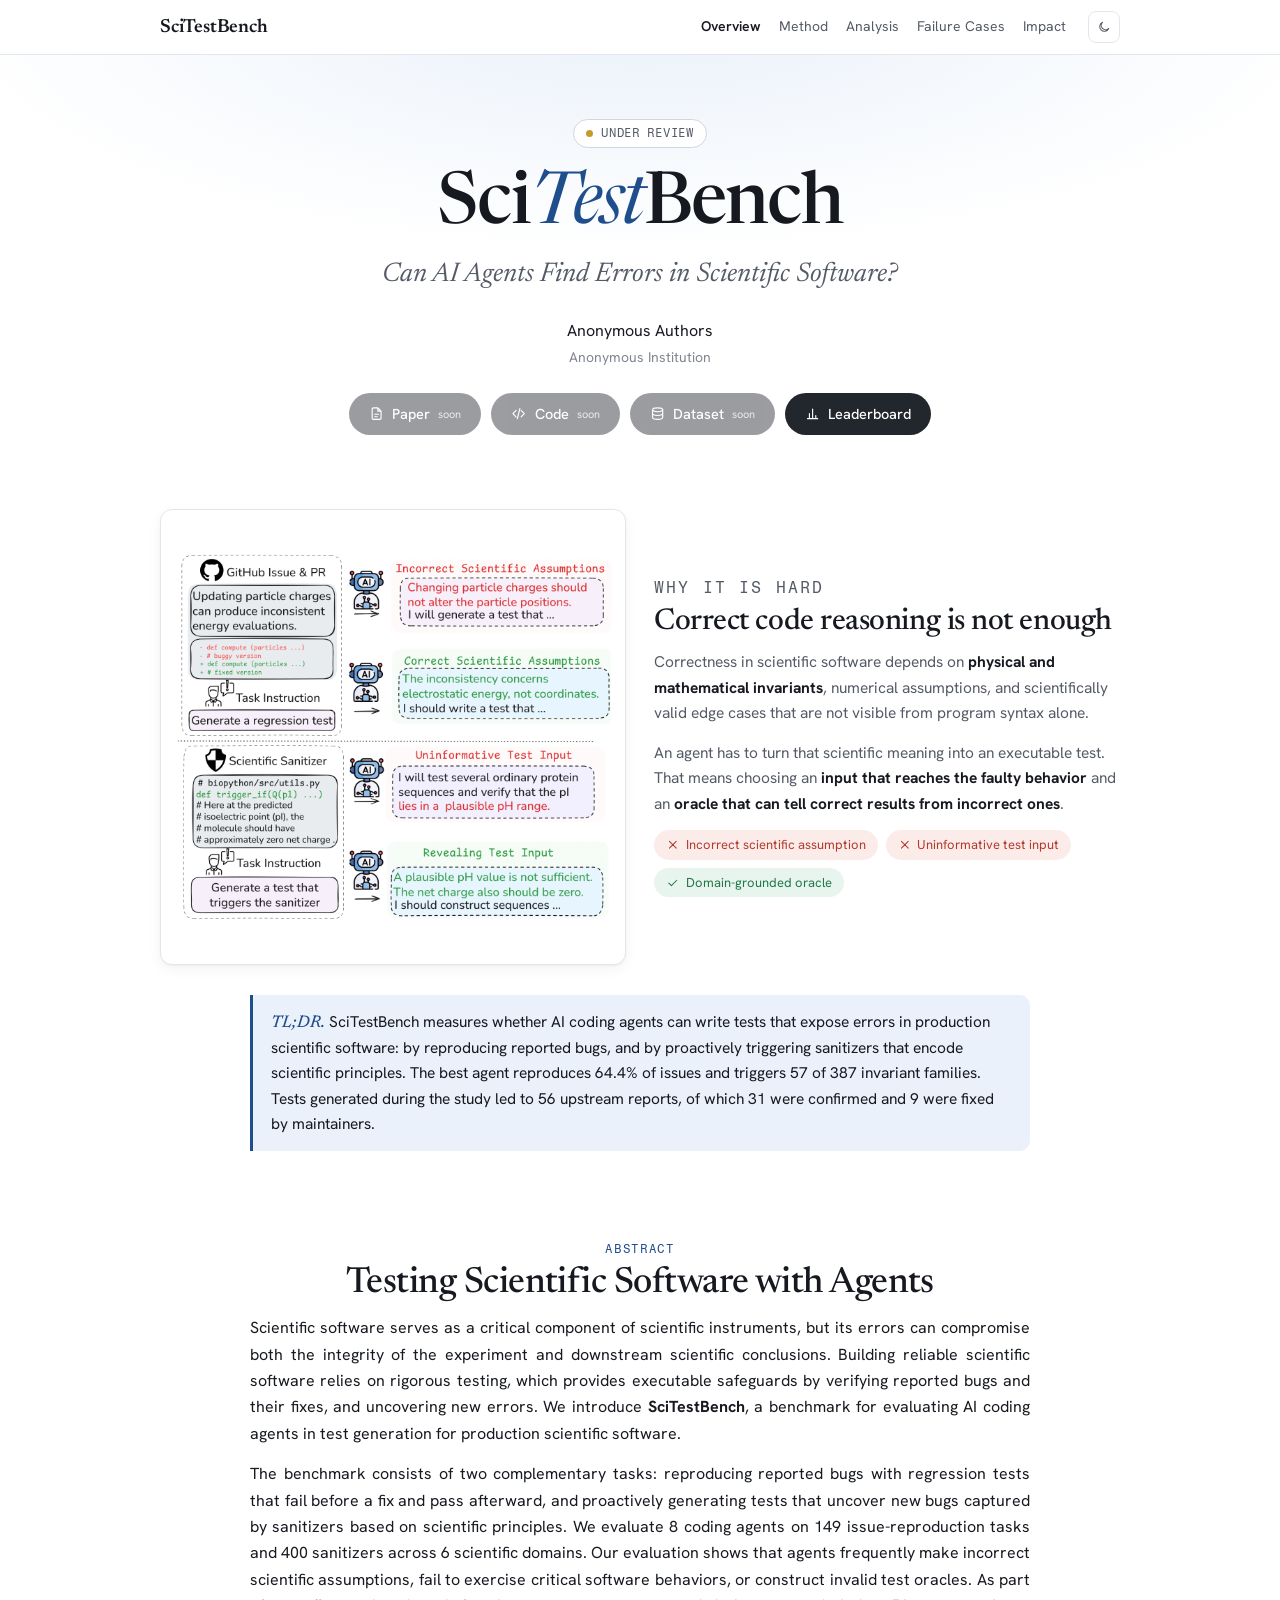
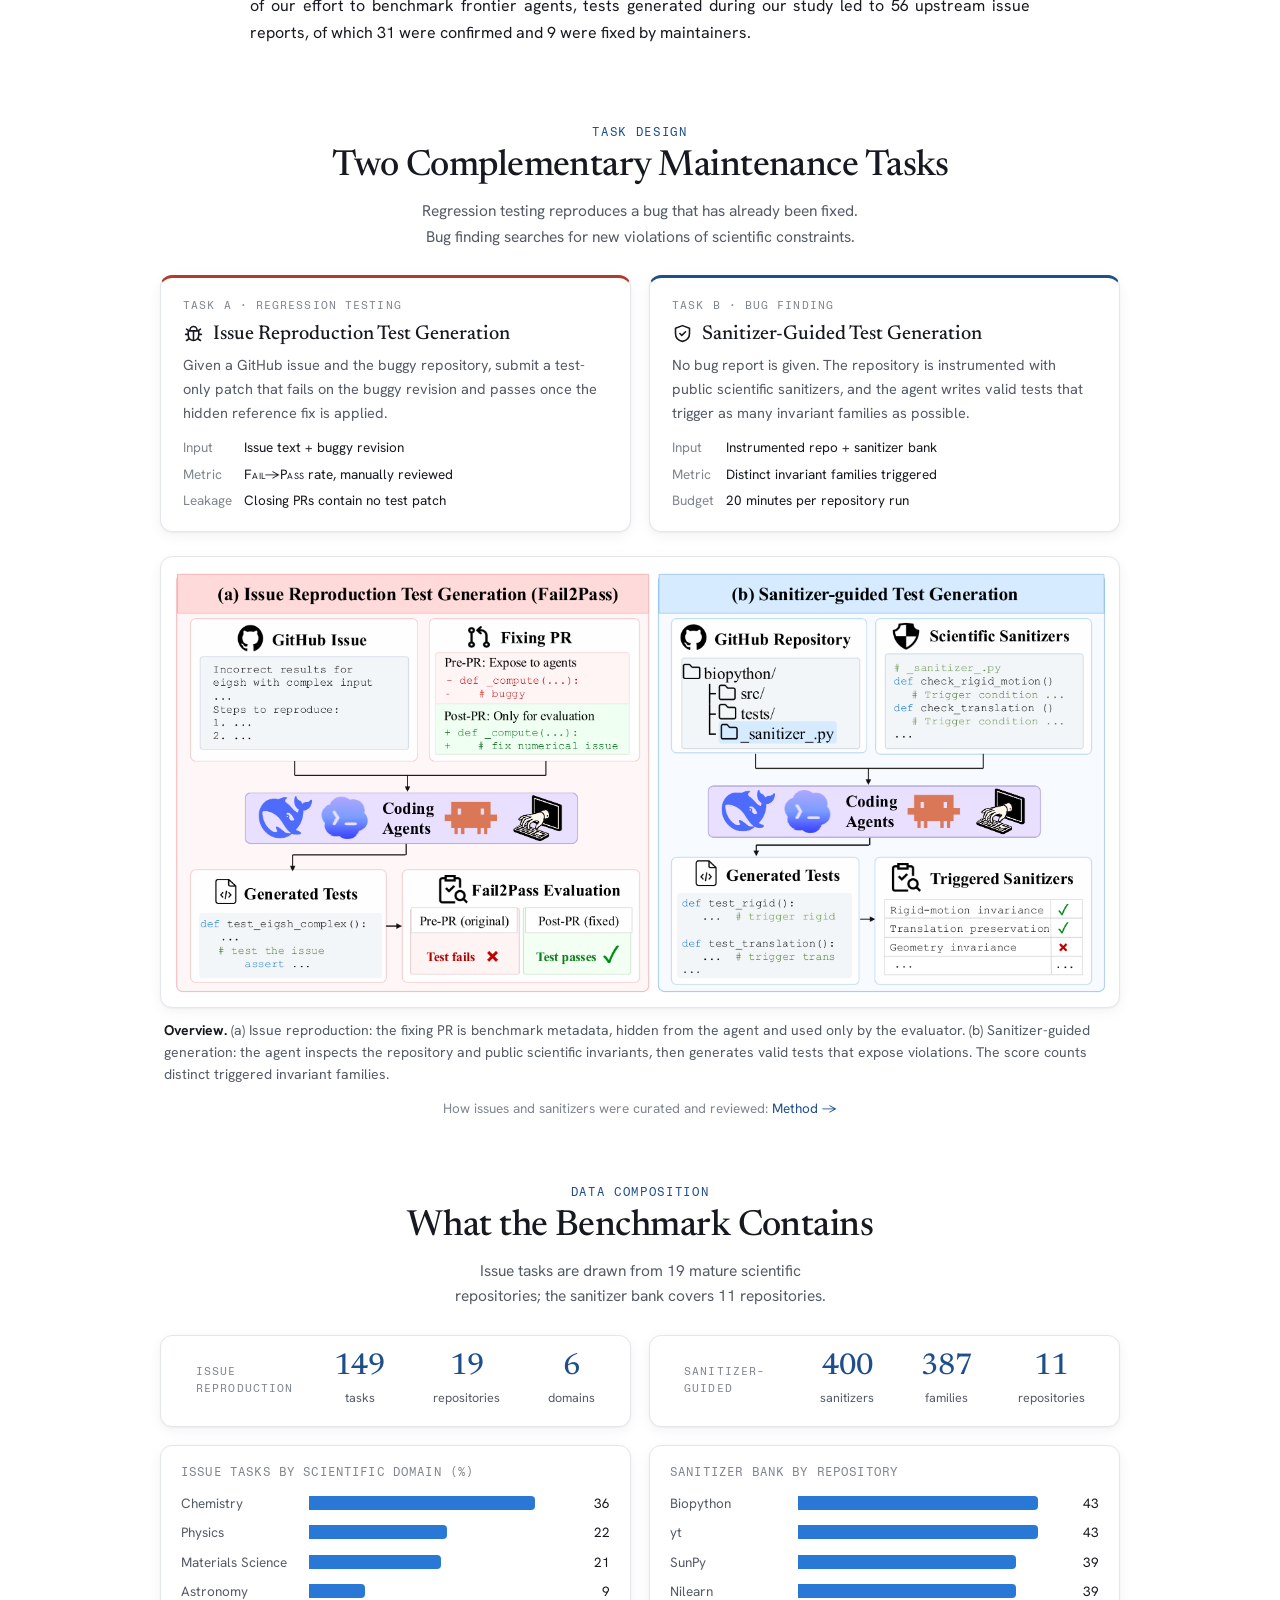
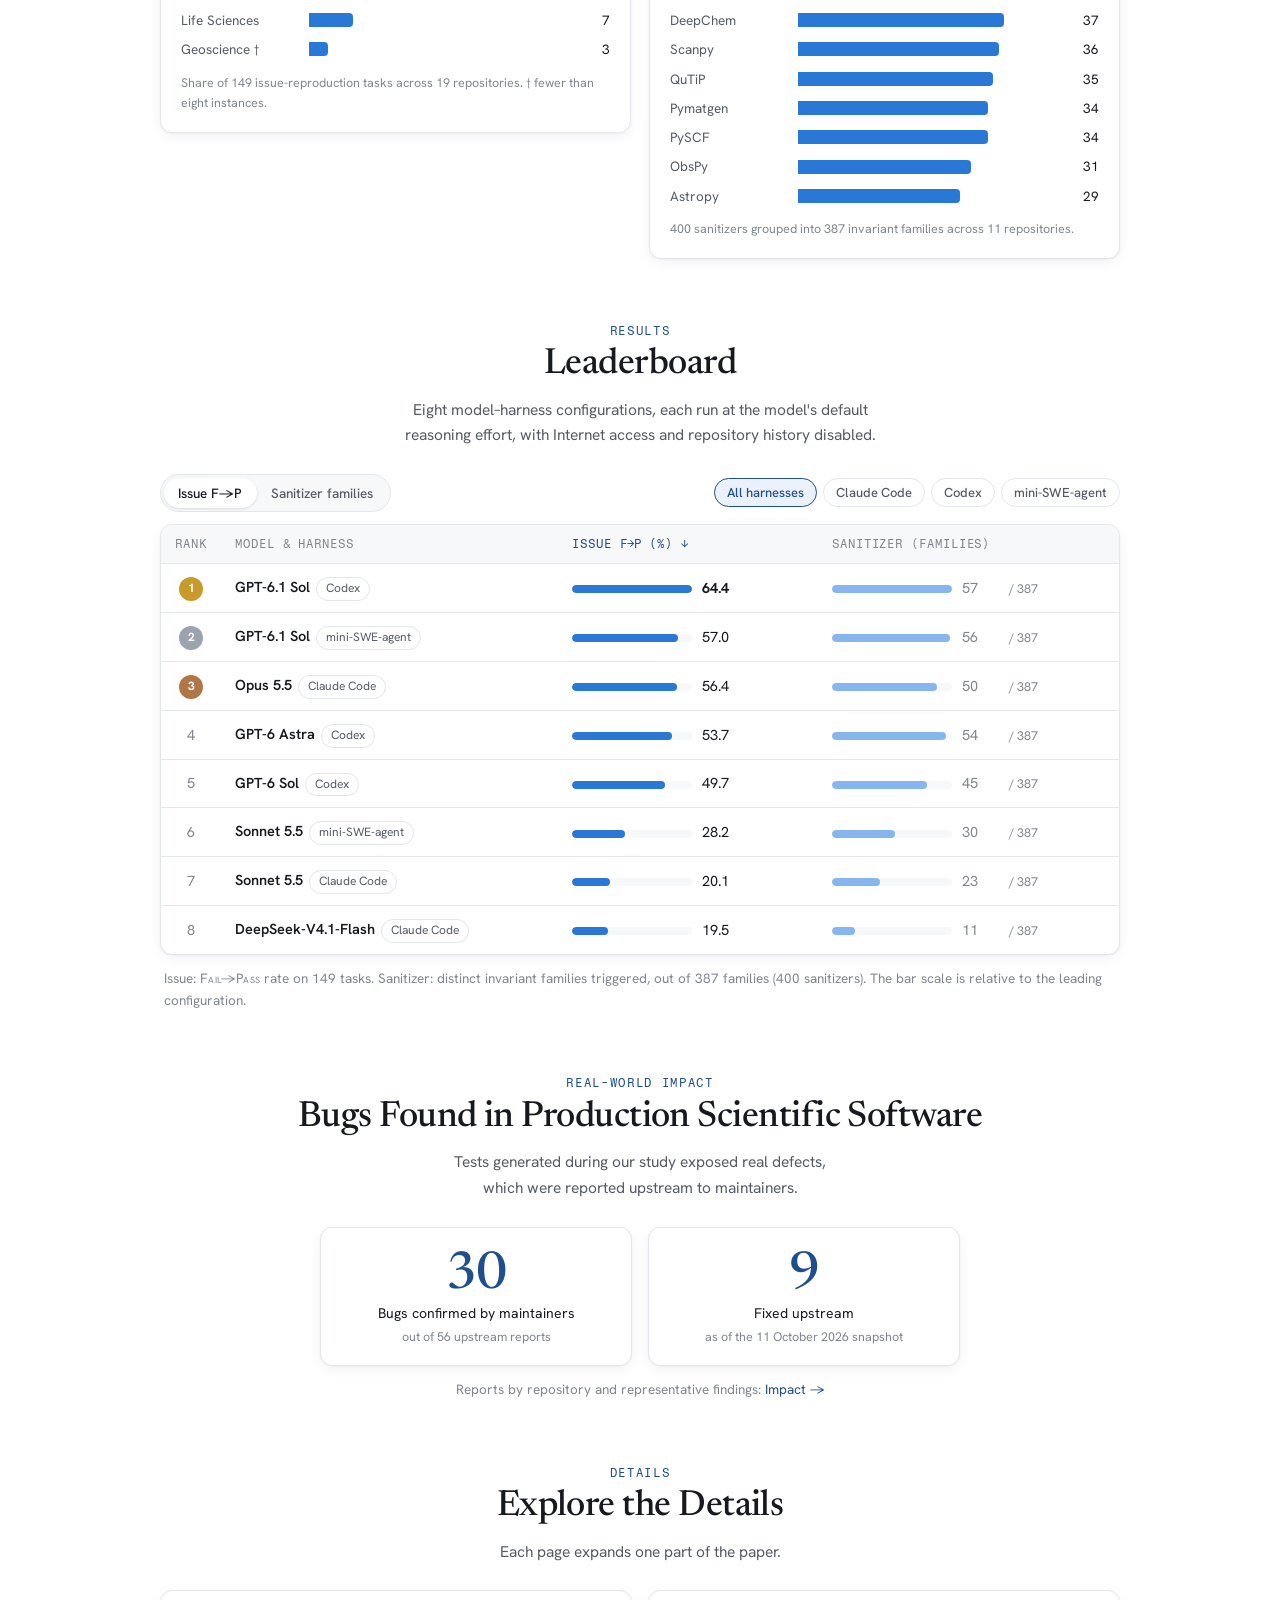
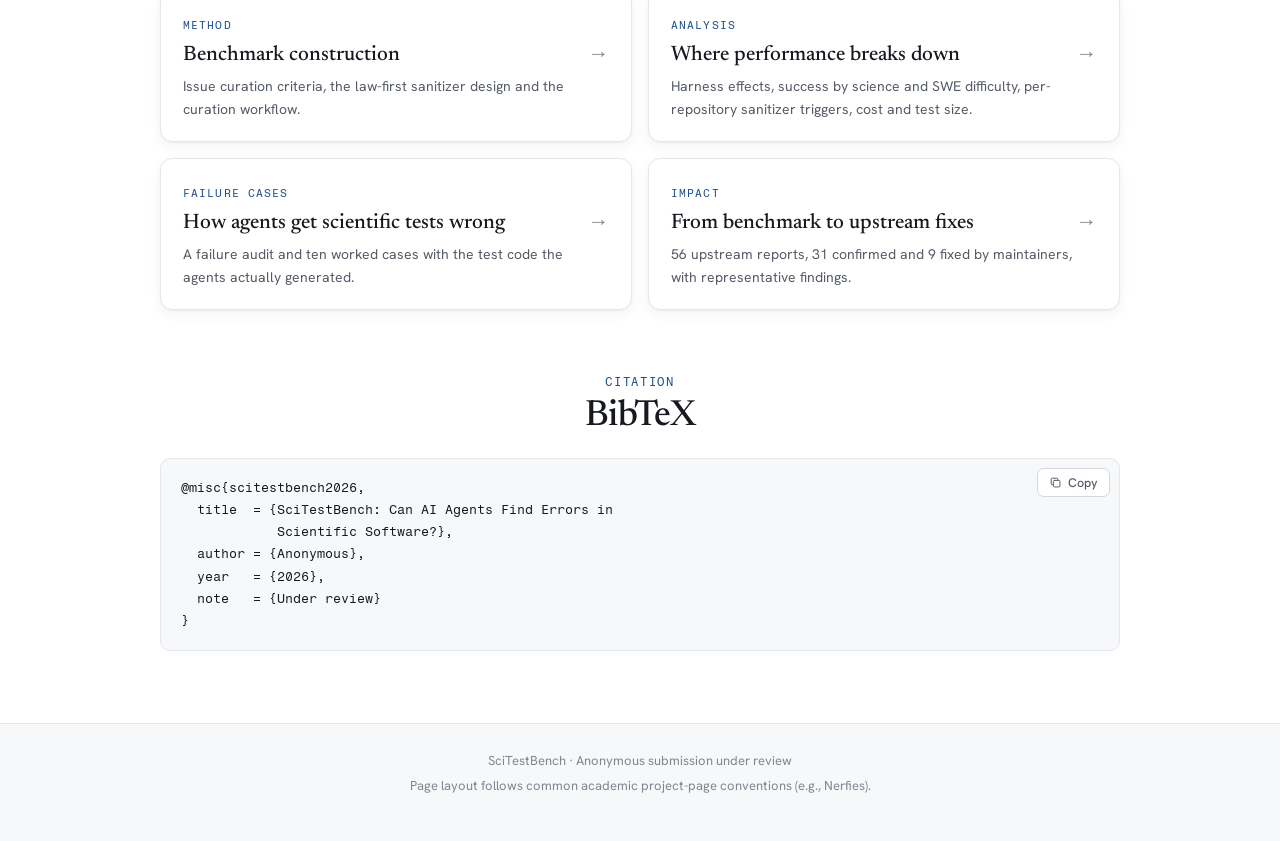
<file: index.html>
<!doctype html>
<html lang="en">
<head>
<meta charset="utf-8">
<meta name="viewport" content="width=device-width, initial-scale=1">
<title>SciTestBench</title>
<meta name="description" content="SciTestBench: Can AI Agents Find Errors in Scientific Software? A benchmark for test generation in production scientific software.">
<meta property="og:title" content="SciTestBench">
<meta property="og:description" content="SciTestBench: Can AI Agents Find Errors in Scientific Software? A benchmark for test generation in production scientific software.">
<meta property="og:image" content="assets/teaser.png">
<link rel="preconnect" href="https://fonts.googleapis.com">
<link rel="preconnect" href="https://fonts.gstatic.com" crossorigin>
<link href="https://fonts.googleapis.com/css2?family=Newsreader:ital,opsz,wght@0,6..72,400;0,6..72,500;0,6..72,600;1,6..72,400;1,6..72,500&family=Hanken+Grotesk:wght@400;500;600;700&family=Fragment+Mono:ital@0;1&display=swap" rel="stylesheet">
<link rel="stylesheet" href="assets/style.css">
<script>try{const t=localStorage.getItem("theme");if(t)document.documentElement.dataset.theme=t}catch(e){}</script>
</head>
<body>
<svg width="0" height="0" style="position:absolute" aria-hidden="true"><defs>
<symbol id="pdf" viewBox="0 0 24 24"><path d="M14 3H7a2 2 0 0 0-2 2v14a2 2 0 0 0 2 2h10a2 2 0 0 0 2-2V8zM14 3v5h5M9 13h6M9 17h4"/></symbol>
<symbol id="code" viewBox="0 0 24 24"><path d="M8 7l-5 5 5 5M16 7l5 5-5 5M14 4l-4 16"/></symbol>
<symbol id="db" viewBox="0 0 24 24"><ellipse cx="12" cy="6" rx="8" ry="3"/><path d="M4 6v6c0 1.7 3.6 3 8 3s8-1.3 8-3V6M4 12v6c0 1.7 3.6 3 8 3s8-1.3 8-3v-6"/></symbol>
<symbol id="bar" viewBox="0 0 24 24"><path d="M4 20h16M7 20v-8M12 20V5M17 20v-5"/></symbol>
<symbol id="bug" viewBox="0 0 24 24"><path d="M8 8a4 4 0 0 1 8 0v1H8zM6 9h12v5a6 6 0 0 1-12 0zM12 9v11M3 13h3M18 13h3M4 7l3 2M20 7l-3 2M4 20l3-2M20 20l-3-2"/></symbol>
<symbol id="shield" viewBox="0 0 24 24"><path d="M12 3l8 3v6c0 4.5-3.2 8-8 9-4.8-1-8-4.5-8-9V6zM9 12l2.2 2.2L15.5 10"/></symbol>
<symbol id="copy" viewBox="0 0 24 24"><rect x="8" y="8" width="12" height="12" rx="2"/><path d="M16 8V6a2 2 0 0 0-2-2H6a2 2 0 0 0-2 2v8a2 2 0 0 0 2 2h2"/></symbol>
<symbol id="moon" viewBox="0 0 24 24"><path d="M20 14.5A8 8 0 1 1 9.5 4a6.5 6.5 0 0 0 10.5 10.5z"/></symbol>
<symbol id="sun" viewBox="0 0 24 24"><circle cx="12" cy="12" r="4"/><path d="M12 2v2M12 20v2M4.9 4.9l1.4 1.4M17.7 17.7l1.4 1.4M2 12h2M20 12h2M4.9 19.1l1.4-1.4M17.7 6.3l1.4-1.4"/></symbol>
<symbol id="check" viewBox="0 0 24 24"><path d="M5 12.5l4.5 4.5L19 7.5"/></symbol>
<symbol id="x" viewBox="0 0 24 24"><path d="M6 6l12 12M18 6L6 18"/></symbol>
</defs></svg>

<nav><div class="wrap">
  <a class="brand" href="index.html">SciTestBench</a>
  <div class="links">
    <a href="index.html">Overview</a><a href="method.html">Method</a><a href="analysis.html">Analysis</a><a href="cases.html">Failure Cases</a><a href="impact.html">Impact</a>
  </div>
  <button class="theme" id="theme" aria-label="Toggle color theme"><svg class="i"><use href="#moon"/></svg></button>
</div></nav>

<header id="top"><div class="wrap">
  <div class="venue"><i></i>Under review</div>
  <h1>Sci<em>Test</em>Bench</h1>
  <p class="subtitle">Can AI Agents Find Errors in Scientific Software?</p>
  <p class="authors">Anonymous Authors</p>
  <p class="affil">Anonymous Institution</p>
  <div class="btns">
    <a class="btn off" href="#" aria-disabled="true"><svg class="i"><use href="#pdf"/></svg>Paper <small>soon</small></a>
    <a class="btn off" href="#" aria-disabled="true"><svg class="i"><use href="#code"/></svg>Code <small>soon</small></a>
    <a class="btn off" href="#" aria-disabled="true"><svg class="i"><use href="#db"/></svg>Dataset <small>soon</small></a>
    <a class="btn" href="#results"><svg class="i"><use href="#bar"/></svg>Leaderboard</a>
  </div>
</div></header>

<main class="wrap">
  <div class="teaser reveal" style="margin-top:44px">
    <figure>
      <div class="figcard"><img src="assets/teaser.png" alt="Two task settings: correct versus incorrect scientific assumptions for an issue, and uninformative versus revealing inputs for a sanitizer"></div>
    </figure>
    <div class="side">
      <p class="eyebrow" style="text-align:left">Why it is hard</p>
      <h2 style="text-align:left;font-size:30px">Correct code reasoning is not enough</h2>
      <p>Correctness in scientific software depends on <b>physical and mathematical invariants</b>, numerical assumptions, and scientifically valid edge cases that are not visible from program syntax alone.</p>
      <p>An agent has to turn that scientific meaning into an executable test. That means choosing an <b>input that reaches the faulty behavior</b> and an <b>oracle that can tell correct results from incorrect ones</b>.</p>
      <div class="pill-row">
        <span class="tag r"><svg class="i"><use href="#x"/></svg>Incorrect scientific assumption</span>
        <span class="tag r"><svg class="i"><use href="#x"/></svg>Uninformative test input</span>
        <span class="tag g"><svg class="i"><use href="#check"/></svg>Domain-grounded oracle</span>
      </div>
    </div>
  </div>

  <div class="tldr narrow reveal"><b>TL;DR.</b> SciTestBench measures whether AI coding agents can write tests that expose errors in production scientific software: by reproducing reported bugs, and by proactively triggering sanitizers that encode scientific principles. The best agent reproduces 64.4% of issues and triggers 57 of 387 invariant families. Tests generated during the study led to 56 upstream reports, of which 31 were confirmed and 9 were fixed by maintainers.</div>

  <section id="abstract" class="narrow reveal">
    <p class="eyebrow">Abstract</p>
    <h2>Testing Scientific Software with Agents</h2>
    <p class="justify">Scientific software serves as a critical component of scientific instruments, but its errors can compromise both the integrity of the experiment and downstream scientific conclusions. Building reliable scientific software relies on rigorous testing, which provides executable safeguards by verifying reported bugs and their fixes, and uncovering new errors. We introduce <b>SciTestBench</b>, a benchmark for evaluating AI coding agents in test generation for production scientific software.</p>
    <p class="justify">The benchmark consists of two complementary tasks: reproducing reported bugs with regression tests that fail before a fix and pass afterward, and proactively generating tests that uncover new bugs captured by sanitizers based on scientific principles. We evaluate 8 coding agents on 149 issue-reproduction tasks and 400 sanitizers across 6 scientific domains. Our evaluation shows that agents frequently make incorrect scientific assumptions, fail to exercise critical software behaviors, or construct invalid test oracles. As part of our effort to benchmark frontier agents, tests generated during our study led to 56 upstream issue reports, of which 31 were confirmed and 9 were fixed by maintainers.</p>
  </section>

  <section id="tasks">
    <p class="eyebrow">Task Design</p>
    <h2>Two Complementary Maintenance Tasks</h2>
    <p class="lede">Regression testing reproduces a bug that has already been fixed. Bug finding searches for new violations of scientific constraints.</p>
    <div class="settings reveal">
      <div class="card set">
        <div class="k">Task A &middot; Regression testing</div>
        <h3><svg class="i"><use href="#bug"/></svg>Issue Reproduction Test Generation</h3>
        <p>Given a GitHub issue and the buggy repository, submit a test-only patch that fails on the buggy revision and passes once the hidden reference fix is applied.</p>
        <dl><dt>Input</dt><dd>Issue text + buggy revision</dd><dt>Metric</dt><dd><span class="sc">Fail</span>&rarr;<span class="sc">Pass</span> rate, manually reviewed</dd><dt>Leakage</dt><dd>Closing PRs contain no test patch</dd></dl>
      </div>
      <div class="card set b">
        <div class="k">Task B &middot; Bug finding</div>
        <h3><svg class="i"><use href="#shield"/></svg>Sanitizer-Guided Test Generation</h3>
        <p>No bug report is given. The repository is instrumented with public scientific sanitizers, and the agent writes valid tests that trigger as many invariant families as possible.</p>
        <dl><dt>Input</dt><dd>Instrumented repo + sanitizer bank</dd><dt>Metric</dt><dd>Distinct invariant families triggered</dd><dt>Budget</dt><dd>20 minutes per repository run</dd></dl>
      </div>
    </div>
    <figure class="reveal">
      <div class="figcard"><img src="assets/overview.png" alt="Overview of issue reproduction and sanitizer-guided test generation" loading="lazy"></div>
      <figcaption><b>Overview.</b> (a) Issue reproduction: the fixing PR is benchmark metadata, hidden from the agent and used only by the evaluator. (b) Sanitizer-guided generation: the agent inspects the repository and public scientific invariants, then generates valid tests that expose violations. The score counts distinct triggered invariant families.</figcaption>
    </figure>
    <p class="note" style="text-align:center">How issues and sanitizers were curated and reviewed: <a href="method.html">Method &rarr;</a></p>
  </section>

  <section id="data">
    <p class="eyebrow">Data Composition</p>
    <h2>What the Benchmark Contains</h2>
    <p class="lede">Issue tasks are drawn from 19 mature scientific repositories; the sanitizer bank covers 11 repositories.</p>
    <div class="comp reveal">
      <div class="card"><span class="k">Issue reproduction</span><div><b>149</b><span>tasks</span></div><div><b>19</b><span>repositories</span></div><div><b>6</b><span>domains</span></div></div>
      <div class="card"><span class="k">Sanitizer-guided</span><div><b>400</b><span>sanitizers</span></div><div><b>387</b><span>families</span></div><div><b>11</b><span>repositories</span></div></div>
    </div>
    <div class="glance reveal" style="margin-top:0">
      <div class="card">
        <h4>Issue tasks by scientific domain (%)</h4>
        <div class="hbars" id="domBars"></div>
        <p class="chart-note">Share of 149 issue-reproduction tasks across 19 repositories. &dagger; fewer than eight instances.</p>
      </div>
      <div class="card">
        <h4>Sanitizer bank by repository</h4>
        <div class="hbars" id="bankBars"></div>
        <p class="chart-note">400 sanitizers grouped into 387 invariant families across 11 repositories.</p>
      </div>
    </div>
  </section>

  <section id="results">
    <p class="eyebrow">Results</p>
    <h2>Leaderboard</h2>
    <p class="lede">Eight model&ndash;harness configurations, each run at the model's default reasoning effort, with Internet access and repository history disabled.</p>
    <div class="lb-ctrl">
      <div class="seg" id="metric"><button class="on" data-k="issue">Issue <span class="sc">F</span>&rarr;<span class="sc">P</span></button><button data-k="san">Sanitizer families</button></div>
      <div class="chips" id="harness"><button class="on" data-h="all">All harnesses</button><button data-h="Claude Code">Claude Code</button><button data-h="Codex">Codex</button><button data-h="mini-SWE-agent">mini-SWE-agent</button></div>
    </div>
    <div class="card tbl reveal"><div class="tbl-scroll">
      <table id="lb">
        <thead><tr><th style="text-align:center">Rank</th><th>Model &amp; harness</th><th class="sort on" data-k="issue">Issue <span class="sc">F&rarr;P</span> (%)</th><th class="sort" data-k="san">Sanitizer (families)</th></tr></thead>
        <tbody></tbody>
      </table>
    </div></div>
    <p class="note">Issue: <span class="sc">Fail</span>&rarr;<span class="sc">Pass</span> rate on 149 tasks. Sanitizer: distinct invariant families triggered, out of 387 families (400 sanitizers). The bar scale is relative to the leading configuration.</p>
  </section>

  <section id="bugs">
    <p class="eyebrow">Real-World Impact</p>
    <h2>Bugs Found in Production Scientific Software</h2>
    <p class="lede">Tests generated during our study exposed real defects, which were reported upstream to maintainers.</p>
    <div class="impact reveal" style="max-width:640px;margin:0 auto;grid-template-columns:1fr 1fr">
      <div class="card imp"><b data-count="31">31</b><span>Bugs confirmed by maintainers</span><small>out of 56 upstream reports</small></div>
      <div class="card imp"><b data-count="9">9</b><span>Fixed upstream</span><small>as of the 11 October 2026 snapshot</small></div>
    </div>
    <p class="note" style="text-align:center">Reports by repository and representative findings: <a href="impact.html">Impact &rarr;</a></p>
  </section>

  <section id="more">
    <p class="eyebrow">Details</p>
    <h2>Explore the Details</h2>
    <p class="lede">Each page expands one part of the paper.</p>
    <div class="explore reveal">
      <a class="card ex" href="method.html"><span class="k">Method</span><h3>Benchmark construction <span>&rarr;</span></h3><p>Issue curation criteria, the law-first sanitizer design and the curation workflow.</p></a>
      <a class="card ex" href="analysis.html"><span class="k">Analysis</span><h3>Where performance breaks down <span>&rarr;</span></h3><p>Harness effects, success by science and SWE difficulty, per-repository sanitizer triggers, cost and test size.</p></a>
      <a class="card ex" href="cases.html"><span class="k">Failure cases</span><h3>How agents get scientific tests wrong <span>&rarr;</span></h3><p>A failure audit and ten worked cases with the test code the agents actually generated.</p></a>
      <a class="card ex" href="impact.html"><span class="k">Impact</span><h3>From benchmark to upstream fixes <span>&rarr;</span></h3><p>56 upstream reports, 31 confirmed and 9 fixed by maintainers, with representative findings.</p></a>
    </div>
  </section>

  <section id="citation">
    <p class="eyebrow">Citation</p>
    <h2>BibTeX</h2>
    <div class="bib" style="margin-top:20px"><button class="copy" id="cp"><svg class="i"><use href="#copy"/></svg><span>Copy</span></button>
<pre class="bibtex" id="bibtex">@misc{scitestbench2026,
  title  = {SciTestBench: Can AI Agents Find Errors in
            Scientific Software?},
  author = {Anonymous},
  year   = {2026},
  note   = {Under review}
}</pre></div>
  </section>
</main>

<footer><div class="wrap">
  <p>SciTestBench &middot; Anonymous submission under review</p>
  <p>Page layout follows common academic project-page conventions (e.g., Nerfies).</p>
</div></footer>
<div id="tip" role="tooltip"></div>
<script src="assets/site.js"></script>
</body>
</html>
</file>
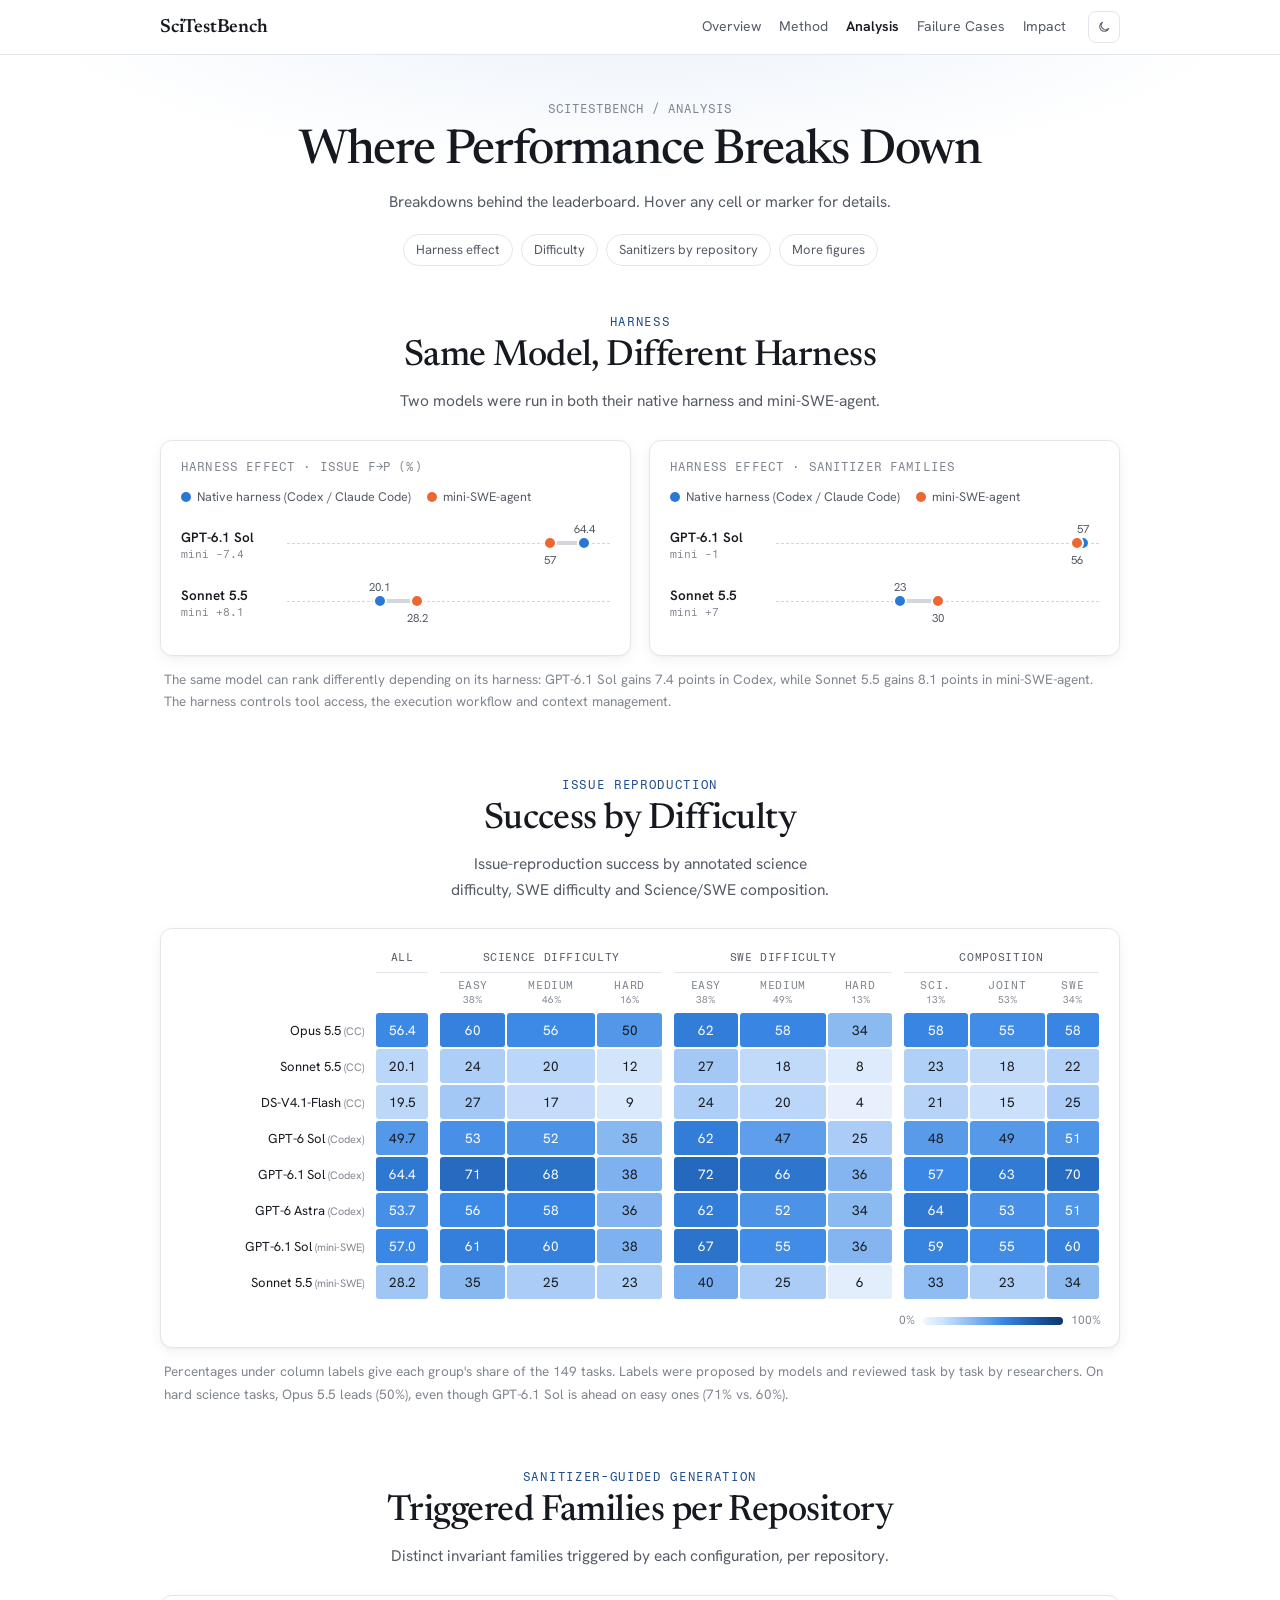
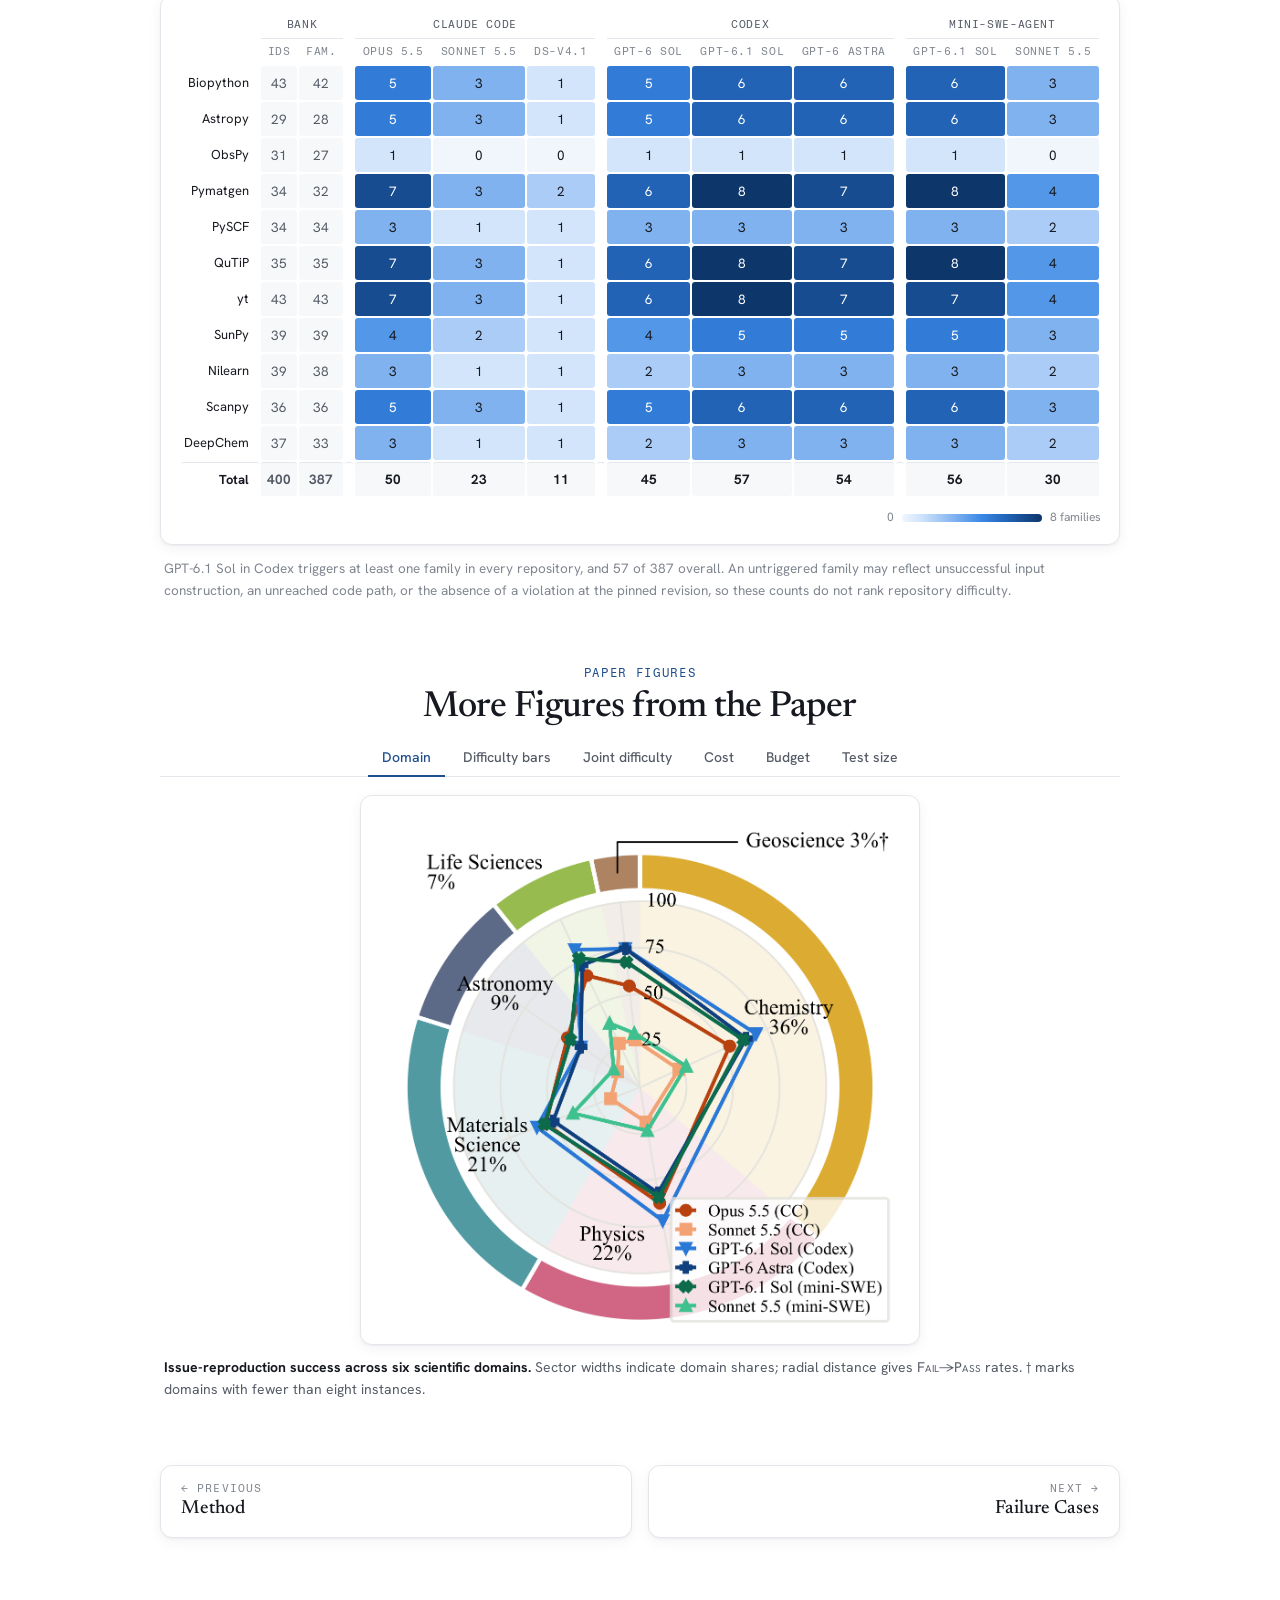
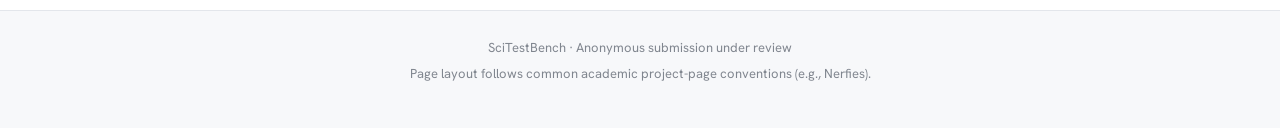
<file: analysis.html>
<!doctype html>
<html lang="en">
<head>
<meta charset="utf-8">
<meta name="viewport" content="width=device-width, initial-scale=1">
<title>SciTestBench · Analysis</title>
<meta name="description" content="Analysis of agent performance on SciTestBench: harness effects, difficulty, per-repository sanitizer triggers, cost.">
<meta property="og:title" content="SciTestBench · Analysis">
<meta property="og:description" content="Analysis of agent performance on SciTestBench: harness effects, difficulty, per-repository sanitizer triggers, cost.">
<meta property="og:image" content="assets/teaser.png">
<link rel="preconnect" href="https://fonts.googleapis.com">
<link rel="preconnect" href="https://fonts.gstatic.com" crossorigin>
<link href="https://fonts.googleapis.com/css2?family=Newsreader:ital,opsz,wght@0,6..72,400;0,6..72,500;0,6..72,600;1,6..72,400;1,6..72,500&family=Hanken+Grotesk:wght@400;500;600;700&family=Fragment+Mono:ital@0;1&display=swap" rel="stylesheet">
<link rel="stylesheet" href="assets/style.css">
<script>try{const t=localStorage.getItem("theme");if(t)document.documentElement.dataset.theme=t}catch(e){}</script>
</head>
<body>
<svg width="0" height="0" style="position:absolute" aria-hidden="true"><defs>
<symbol id="pdf" viewBox="0 0 24 24"><path d="M14 3H7a2 2 0 0 0-2 2v14a2 2 0 0 0 2 2h10a2 2 0 0 0 2-2V8zM14 3v5h5M9 13h6M9 17h4"/></symbol>
<symbol id="code" viewBox="0 0 24 24"><path d="M8 7l-5 5 5 5M16 7l5 5-5 5M14 4l-4 16"/></symbol>
<symbol id="db" viewBox="0 0 24 24"><ellipse cx="12" cy="6" rx="8" ry="3"/><path d="M4 6v6c0 1.7 3.6 3 8 3s8-1.3 8-3V6M4 12v6c0 1.7 3.6 3 8 3s8-1.3 8-3v-6"/></symbol>
<symbol id="bar" viewBox="0 0 24 24"><path d="M4 20h16M7 20v-8M12 20V5M17 20v-5"/></symbol>
<symbol id="bug" viewBox="0 0 24 24"><path d="M8 8a4 4 0 0 1 8 0v1H8zM6 9h12v5a6 6 0 0 1-12 0zM12 9v11M3 13h3M18 13h3M4 7l3 2M20 7l-3 2M4 20l3-2M20 20l-3-2"/></symbol>
<symbol id="shield" viewBox="0 0 24 24"><path d="M12 3l8 3v6c0 4.5-3.2 8-8 9-4.8-1-8-4.5-8-9V6zM9 12l2.2 2.2L15.5 10"/></symbol>
<symbol id="copy" viewBox="0 0 24 24"><rect x="8" y="8" width="12" height="12" rx="2"/><path d="M16 8V6a2 2 0 0 0-2-2H6a2 2 0 0 0-2 2v8a2 2 0 0 0 2 2h2"/></symbol>
<symbol id="moon" viewBox="0 0 24 24"><path d="M20 14.5A8 8 0 1 1 9.5 4a6.5 6.5 0 0 0 10.5 10.5z"/></symbol>
<symbol id="sun" viewBox="0 0 24 24"><circle cx="12" cy="12" r="4"/><path d="M12 2v2M12 20v2M4.9 4.9l1.4 1.4M17.7 17.7l1.4 1.4M2 12h2M20 12h2M4.9 19.1l1.4-1.4M17.7 6.3l1.4-1.4"/></symbol>
<symbol id="check" viewBox="0 0 24 24"><path d="M5 12.5l4.5 4.5L19 7.5"/></symbol>
<symbol id="x" viewBox="0 0 24 24"><path d="M6 6l12 12M18 6L6 18"/></symbol>
</defs></svg>

<nav><div class="wrap">
  <a class="brand" href="index.html">SciTestBench</a>
  <div class="links">
    <a href="index.html">Overview</a><a href="method.html">Method</a><a href="analysis.html">Analysis</a><a href="cases.html">Failure Cases</a><a href="impact.html">Impact</a>
  </div>
  <button class="theme" id="theme" aria-label="Toggle color theme"><svg class="i"><use href="#moon"/></svg></button>
</div></nav>

<header class="phead"><div class="wrap">
  <p class="crumb"><a href="index.html">SciTestBench</a> / Analysis</p>
  <h1>Where Performance Breaks Down</h1>
  <p class="lede">Breakdowns behind the leaderboard. Hover any cell or marker for details.</p>
  <div class="toc"><a href="#harness">Harness effect</a><a href="#difficulty">Difficulty</a><a href="#repos">Sanitizers by repository</a><a href="#figures">More figures</a></div>
</div></header>
<main class="wrap">

  <section id="harness">
    <p class="eyebrow">Harness</p>
    <h2>Same Model, Different Harness</h2>
    <p class="lede">Two models were run in both their native harness and mini-SWE-agent.</p>
    <div class="dumb reveal">
      <div class="card">
        <h4>Harness effect &middot; Issue <span class="sc">F&rarr;P</span> (%)</h4>
        <div class="legend"><span><i style="background:var(--s1)"></i>Native harness (Codex / Claude Code)</span><span><i style="background:var(--s2)"></i>mini-SWE-agent</span></div>
        <div id="dbIssue"></div>
      </div>
      <div class="card">
        <h4>Harness effect &middot; Sanitizer families</h4>
        <div class="legend"><span><i style="background:var(--s1)"></i>Native harness (Codex / Claude Code)</span><span><i style="background:var(--s2)"></i>mini-SWE-agent</span></div>
        <div id="dbSan"></div>
      </div>
    </div>
    <p class="note">The same model can rank differently depending on its harness: GPT-6.1 Sol gains 7.4 points in Codex, while Sonnet 5.5 gains 8.1 points in mini-SWE-agent. The harness controls tool access, the execution workflow and context management.</p>
  </section>

  <section id="difficulty">
    <p class="eyebrow">Issue reproduction</p>
    <h2>Success by Difficulty</h2>
    <p class="lede">Issue-reproduction success by annotated science difficulty, SWE difficulty and Science/SWE composition.</p>
    <div class="card reveal"><div class="hm-wrap"><table class="hm" id="diffHM"></table>
      <div class="scale"><span>0%</span><span class="grad" id="diffGrad"></span><span>100%</span></div></div></div>
    <p class="note">Percentages under column labels give each group's share of the 149 tasks. Labels were proposed by models and reviewed task by task by researchers. On hard science tasks, Opus 5.5 leads (50%), even though GPT-6.1 Sol is ahead on easy ones (71% vs. 60%).</p>
  </section>

  <section id="repos">
    <p class="eyebrow">Sanitizer-guided generation</p>
    <h2>Triggered Families per Repository</h2>
    <p class="lede">Distinct invariant families triggered by each configuration, per repository.</p>
    <div class="card reveal"><div class="hm-wrap"><table class="hm" id="sanHM"></table>
      <div class="scale"><span>0</span><span class="grad" id="sanGrad"></span><span>8 families</span></div></div></div>
    <p class="note">GPT-6.1 Sol in Codex triggers at least one family in every repository, and 57 of 387 overall. An untriggered family may reflect unsuccessful input construction, an unreached code path, or the absence of a violation at the pinned revision, so these counts do not rank repository difficulty.</p>
  </section>

  <section id="figures">
    <p class="eyebrow">Paper figures</p>
    <h2>More Figures from the Paper</h2>
    <div class="tabs" id="figTabs" role="tablist">
      <button class="on" data-f="f3">Domain</button><button data-f="f2">Difficulty bars</button><button data-f="f5">Joint difficulty</button><button data-f="f8">Cost</button><button data-f="f10">Budget</button><button data-f="f9">Test size</button>
    </div>
    <figure class="figpane" data-f="f3"><div class="figcard" style="max-width:560px;margin:0 auto"><img src="assets/fig3_radar_domain.png" alt="Success across six domains" loading="lazy"></div><figcaption><b>Issue-reproduction success across six scientific domains.</b> Sector widths indicate domain shares; radial distance gives <span class="sc">Fail</span>&rarr;<span class="sc">Pass</span> rates. &dagger; marks domains with fewer than eight instances.</figcaption></figure>
    <figure class="figpane" data-f="f2" hidden><div class="figcard"><img src="assets/fig2_difficulty_bars.png" alt="Success by difficulty" loading="lazy"></div><figcaption><b>Success by Science Difficulty (left) and SWE Difficulty (right)</b> for all eight configurations. The two dimensions are annotated separately.</figcaption></figure>
    <figure class="figpane" data-f="f5" hidden><div class="figcard"><img src="assets/fig5_sci_x_swe_heatmap.png" alt="Joint difficulty heatmap" loading="lazy"></div><figcaption><b>Joint breakdown by Science (rows) and SWE (columns) difficulty.</b> The first panel pools all eight configurations. &dagger; marks cells with fewer than four instances.</figcaption></figure>
    <figure class="figpane" data-f="f8" hidden><div class="figcard" style="max-width:560px;margin:0 auto"><img src="assets/fig8_cost.png" alt="Success versus cost" loading="lazy"></div><figcaption><b>Success vs. mean API-equivalent cost</b> per instance, estimated from recorded token usage including caching.</figcaption></figure>
    <figure class="figpane" data-f="f10" hidden><div class="figcard" style="max-width:560px;margin:0 auto"><img src="assets/fig10_cost_budget_curve.png" alt="Pass rate under cost thresholds" loading="lazy"></div><figcaption><b>Retrospective success under per-instance cost thresholds.</b> These curves filter completed runs; they are not measurements of agents stopped at a budget.</figcaption></figure>
    <figure class="figpane" data-f="f9" hidden><div class="figcard" style="max-width:560px;margin:0 auto"><img src="assets/fig9_patch_size.png" alt="Patch size" loading="lazy"></div><figcaption><b>Median changed lines</b> for resolved (filled) and unresolved (open) instances. The figure shows an association only, not a cause.</figcaption></figure>
  </section>
<div class="pager"><a class="card" href="method.html"><small>&larr; Previous</small><b>Method</b></a><a class="card nx" href="cases.html"><small>Next &rarr;</small><b>Failure Cases</b></a></div>
</main>

<footer><div class="wrap">
  <p>SciTestBench &middot; Anonymous submission under review</p>
  <p>Page layout follows common academic project-page conventions (e.g., Nerfies).</p>
</div></footer>
<div id="tip" role="tooltip"></div>
<script src="assets/site.js"></script>
</body>
</html>
</file>
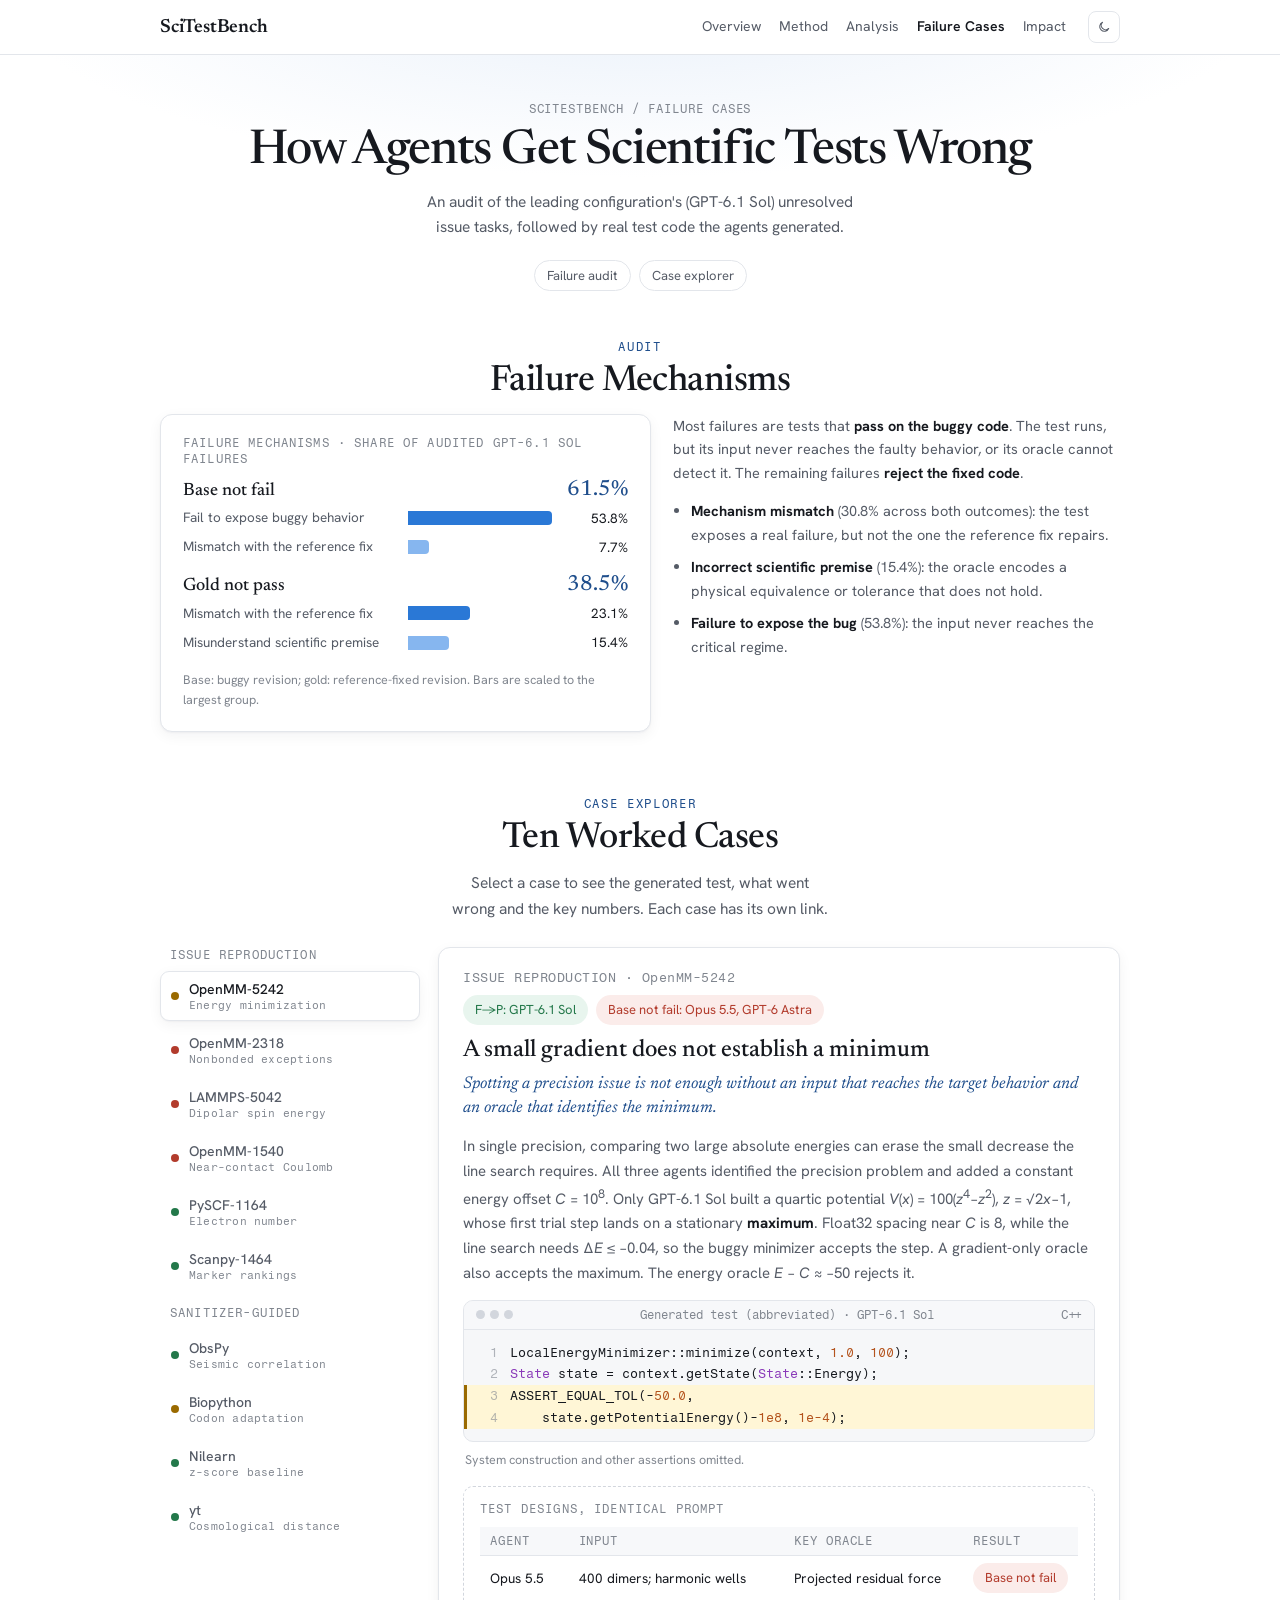
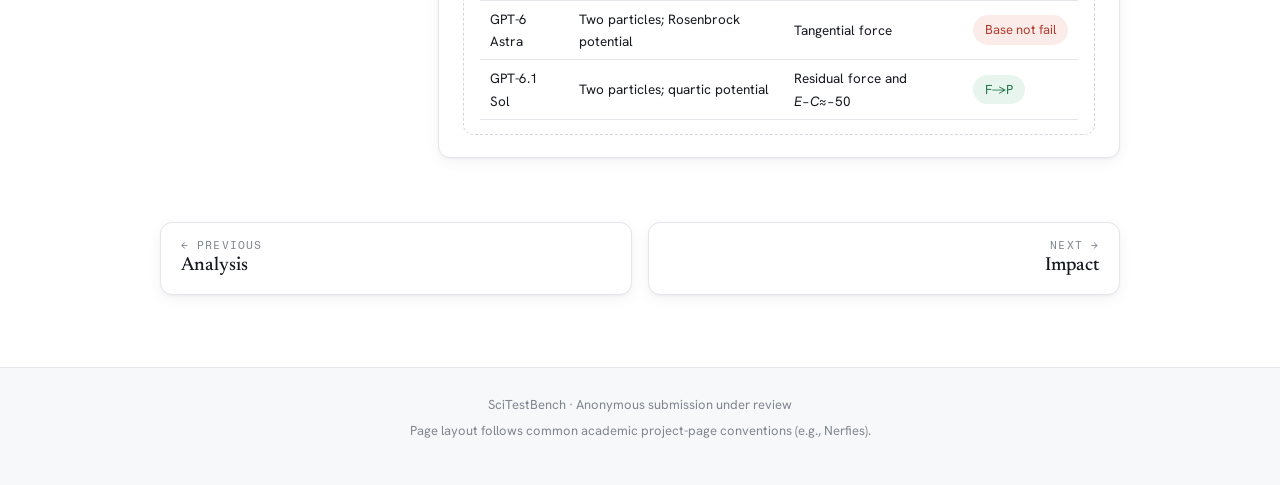
<file: cases.html>
<!doctype html>
<html lang="en">
<head>
<meta charset="utf-8">
<meta name="viewport" content="width=device-width, initial-scale=1">
<title>SciTestBench · Failure Cases</title>
<meta name="description" content="Failure case analysis on SciTestBench with real agent-generated test code.">
<meta property="og:title" content="SciTestBench · Failure Cases">
<meta property="og:description" content="Failure case analysis on SciTestBench with real agent-generated test code.">
<meta property="og:image" content="assets/teaser.png">
<link rel="preconnect" href="https://fonts.googleapis.com">
<link rel="preconnect" href="https://fonts.gstatic.com" crossorigin>
<link href="https://fonts.googleapis.com/css2?family=Newsreader:ital,opsz,wght@0,6..72,400;0,6..72,500;0,6..72,600;1,6..72,400;1,6..72,500&family=Hanken+Grotesk:wght@400;500;600;700&family=Fragment+Mono:ital@0;1&display=swap" rel="stylesheet">
<link rel="stylesheet" href="assets/style.css">
<script>try{const t=localStorage.getItem("theme");if(t)document.documentElement.dataset.theme=t}catch(e){}</script>
</head>
<body>
<svg width="0" height="0" style="position:absolute" aria-hidden="true"><defs>
<symbol id="pdf" viewBox="0 0 24 24"><path d="M14 3H7a2 2 0 0 0-2 2v14a2 2 0 0 0 2 2h10a2 2 0 0 0 2-2V8zM14 3v5h5M9 13h6M9 17h4"/></symbol>
<symbol id="code" viewBox="0 0 24 24"><path d="M8 7l-5 5 5 5M16 7l5 5-5 5M14 4l-4 16"/></symbol>
<symbol id="db" viewBox="0 0 24 24"><ellipse cx="12" cy="6" rx="8" ry="3"/><path d="M4 6v6c0 1.7 3.6 3 8 3s8-1.3 8-3V6M4 12v6c0 1.7 3.6 3 8 3s8-1.3 8-3v-6"/></symbol>
<symbol id="bar" viewBox="0 0 24 24"><path d="M4 20h16M7 20v-8M12 20V5M17 20v-5"/></symbol>
<symbol id="bug" viewBox="0 0 24 24"><path d="M8 8a4 4 0 0 1 8 0v1H8zM6 9h12v5a6 6 0 0 1-12 0zM12 9v11M3 13h3M18 13h3M4 7l3 2M20 7l-3 2M4 20l3-2M20 20l-3-2"/></symbol>
<symbol id="shield" viewBox="0 0 24 24"><path d="M12 3l8 3v6c0 4.5-3.2 8-8 9-4.8-1-8-4.5-8-9V6zM9 12l2.2 2.2L15.5 10"/></symbol>
<symbol id="copy" viewBox="0 0 24 24"><rect x="8" y="8" width="12" height="12" rx="2"/><path d="M16 8V6a2 2 0 0 0-2-2H6a2 2 0 0 0-2 2v8a2 2 0 0 0 2 2h2"/></symbol>
<symbol id="moon" viewBox="0 0 24 24"><path d="M20 14.5A8 8 0 1 1 9.5 4a6.5 6.5 0 0 0 10.5 10.5z"/></symbol>
<symbol id="sun" viewBox="0 0 24 24"><circle cx="12" cy="12" r="4"/><path d="M12 2v2M12 20v2M4.9 4.9l1.4 1.4M17.7 17.7l1.4 1.4M2 12h2M20 12h2M4.9 19.1l1.4-1.4M17.7 6.3l1.4-1.4"/></symbol>
<symbol id="check" viewBox="0 0 24 24"><path d="M5 12.5l4.5 4.5L19 7.5"/></symbol>
<symbol id="x" viewBox="0 0 24 24"><path d="M6 6l12 12M18 6L6 18"/></symbol>
</defs></svg>

<nav><div class="wrap">
  <a class="brand" href="index.html">SciTestBench</a>
  <div class="links">
    <a href="index.html">Overview</a><a href="method.html">Method</a><a href="analysis.html">Analysis</a><a href="cases.html">Failure Cases</a><a href="impact.html">Impact</a>
  </div>
  <button class="theme" id="theme" aria-label="Toggle color theme"><svg class="i"><use href="#moon"/></svg></button>
</div></nav>

<header class="phead"><div class="wrap">
  <p class="crumb"><a href="index.html">SciTestBench</a> / Failure Cases</p>
  <h1>How Agents Get Scientific Tests Wrong</h1>
  <p class="lede">An audit of the leading configuration's (GPT-6.1 Sol) unresolved issue tasks, followed by real test code the agents generated.</p>
  <div class="toc"><a href="#audit">Failure audit</a><a href="#explorer">Case explorer</a></div>
</div></header>
<main class="wrap">

  <section id="audit">
    <p class="eyebrow">Audit</p>
    <h2>Failure Mechanisms</h2>
    <div class="audit reveal">
      <div class="card" id="auditChart"></div>
      <div class="audit-side">
        <p>Most failures are tests that <b style="color:var(--ink)">pass on the buggy code</b>. The test runs, but its input never reaches the faulty behavior, or its oracle cannot detect it. The remaining failures <b style="color:var(--ink)">reject the fixed code</b>.</p>
        <ul>
          <li><b>Mechanism mismatch</b> (30.8% across both outcomes): the test exposes a real failure, but not the one the reference fix repairs.</li>
          <li><b>Incorrect scientific premise</b> (15.4%): the oracle encodes a physical equivalence or tolerance that does not hold.</li>
          <li><b>Failure to expose the bug</b> (53.8%): the input never reaches the critical regime.</li>
        </ul>
      </div>
    </div>
  </section>

  <section id="explorer">
    <p class="eyebrow">Case explorer</p>
    <h2>Ten Worked Cases</h2>
    <p class="lede">Select a case to see the generated test, what went wrong and the key numbers. Each case has its own link.</p>
    <div class="cx reveal" style="margin-top:0">
      <div class="cx-list" id="cxList" role="tablist"></div>
      <div class="card cx-panel" id="cxPanel" aria-live="polite"></div>
    </div>
  </section>
<div class="pager"><a class="card" href="analysis.html"><small>&larr; Previous</small><b>Analysis</b></a><a class="card nx" href="impact.html"><small>Next &rarr;</small><b>Impact</b></a></div>
</main>

<footer><div class="wrap">
  <p>SciTestBench &middot; Anonymous submission under review</p>
  <p>Page layout follows common academic project-page conventions (e.g., Nerfies).</p>
</div></footer>
<div id="tip" role="tooltip"></div>
<script src="assets/site.js"></script>
<script src="assets/cases.js"></script>
</body>
</html>
</file>
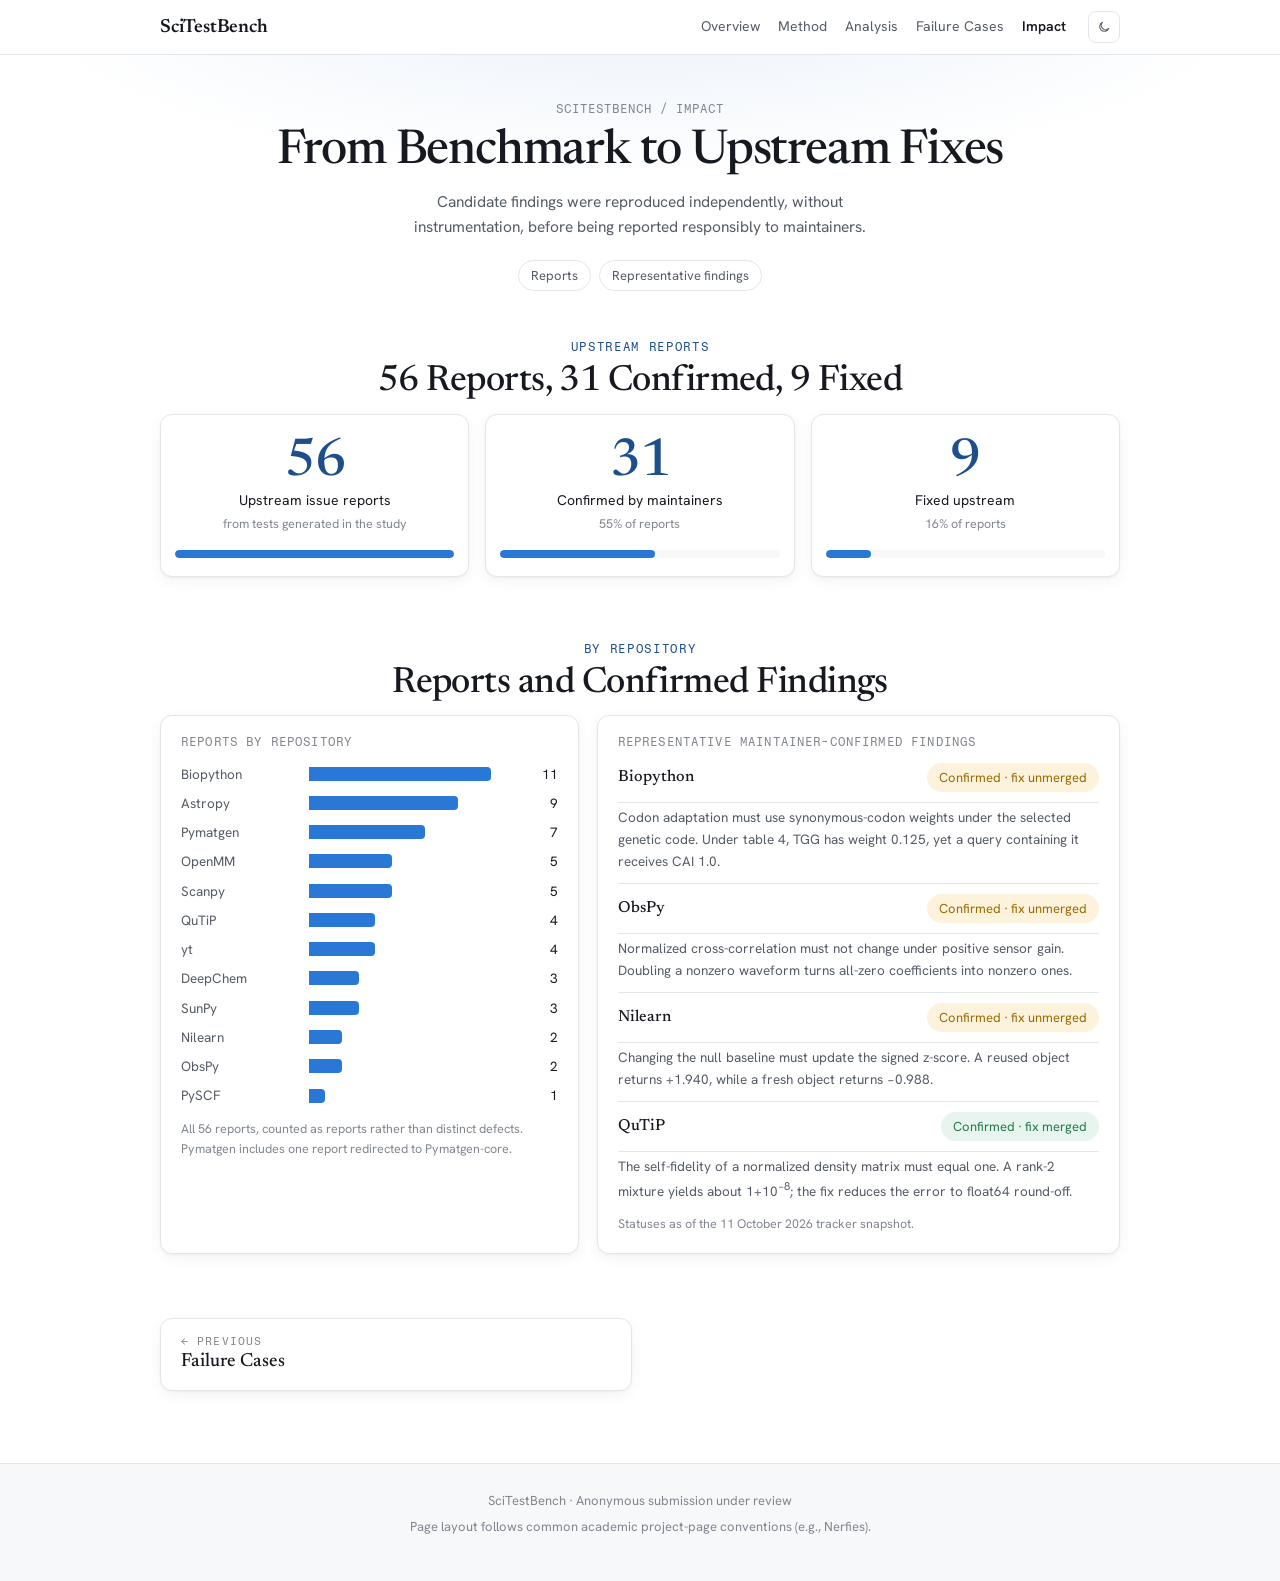
<file: impact.html>
<!doctype html>
<html lang="en">
<head>
<meta charset="utf-8">
<meta name="viewport" content="width=device-width, initial-scale=1">
<title>SciTestBench · Impact</title>
<meta name="description" content="Upstream bug reports from SciTestBench: 56 reported, 31 confirmed, 9 fixed.">
<meta property="og:title" content="SciTestBench · Impact">
<meta property="og:description" content="Upstream bug reports from SciTestBench: 56 reported, 31 confirmed, 9 fixed.">
<meta property="og:image" content="assets/teaser.png">
<link rel="preconnect" href="https://fonts.googleapis.com">
<link rel="preconnect" href="https://fonts.gstatic.com" crossorigin>
<link href="https://fonts.googleapis.com/css2?family=Newsreader:ital,opsz,wght@0,6..72,400;0,6..72,500;0,6..72,600;1,6..72,400;1,6..72,500&family=Hanken+Grotesk:wght@400;500;600;700&family=Fragment+Mono:ital@0;1&display=swap" rel="stylesheet">
<link rel="stylesheet" href="assets/style.css">
<script>try{const t=localStorage.getItem("theme");if(t)document.documentElement.dataset.theme=t}catch(e){}</script>
</head>
<body>
<svg width="0" height="0" style="position:absolute" aria-hidden="true"><defs>
<symbol id="pdf" viewBox="0 0 24 24"><path d="M14 3H7a2 2 0 0 0-2 2v14a2 2 0 0 0 2 2h10a2 2 0 0 0 2-2V8zM14 3v5h5M9 13h6M9 17h4"/></symbol>
<symbol id="code" viewBox="0 0 24 24"><path d="M8 7l-5 5 5 5M16 7l5 5-5 5M14 4l-4 16"/></symbol>
<symbol id="db" viewBox="0 0 24 24"><ellipse cx="12" cy="6" rx="8" ry="3"/><path d="M4 6v6c0 1.7 3.6 3 8 3s8-1.3 8-3V6M4 12v6c0 1.7 3.6 3 8 3s8-1.3 8-3v-6"/></symbol>
<symbol id="bar" viewBox="0 0 24 24"><path d="M4 20h16M7 20v-8M12 20V5M17 20v-5"/></symbol>
<symbol id="bug" viewBox="0 0 24 24"><path d="M8 8a4 4 0 0 1 8 0v1H8zM6 9h12v5a6 6 0 0 1-12 0zM12 9v11M3 13h3M18 13h3M4 7l3 2M20 7l-3 2M4 20l3-2M20 20l-3-2"/></symbol>
<symbol id="shield" viewBox="0 0 24 24"><path d="M12 3l8 3v6c0 4.5-3.2 8-8 9-4.8-1-8-4.5-8-9V6zM9 12l2.2 2.2L15.5 10"/></symbol>
<symbol id="copy" viewBox="0 0 24 24"><rect x="8" y="8" width="12" height="12" rx="2"/><path d="M16 8V6a2 2 0 0 0-2-2H6a2 2 0 0 0-2 2v8a2 2 0 0 0 2 2h2"/></symbol>
<symbol id="moon" viewBox="0 0 24 24"><path d="M20 14.5A8 8 0 1 1 9.5 4a6.5 6.5 0 0 0 10.5 10.5z"/></symbol>
<symbol id="sun" viewBox="0 0 24 24"><circle cx="12" cy="12" r="4"/><path d="M12 2v2M12 20v2M4.9 4.9l1.4 1.4M17.7 17.7l1.4 1.4M2 12h2M20 12h2M4.9 19.1l1.4-1.4M17.7 6.3l1.4-1.4"/></symbol>
<symbol id="check" viewBox="0 0 24 24"><path d="M5 12.5l4.5 4.5L19 7.5"/></symbol>
<symbol id="x" viewBox="0 0 24 24"><path d="M6 6l12 12M18 6L6 18"/></symbol>
</defs></svg>

<nav><div class="wrap">
  <a class="brand" href="index.html">SciTestBench</a>
  <div class="links">
    <a href="index.html">Overview</a><a href="method.html">Method</a><a href="analysis.html">Analysis</a><a href="cases.html">Failure Cases</a><a href="impact.html">Impact</a>
  </div>
  <button class="theme" id="theme" aria-label="Toggle color theme"><svg class="i"><use href="#moon"/></svg></button>
</div></nav>

<header class="phead"><div class="wrap">
  <p class="crumb"><a href="index.html">SciTestBench</a> / Impact</p>
  <h1>From Benchmark to Upstream Fixes</h1>
  <p class="lede">Candidate findings were reproduced independently, without instrumentation, before being reported responsibly to maintainers.</p>
  <div class="toc"><a href="#funnel">Reports</a><a href="#findings">Representative findings</a></div>
</div></header>
<main class="wrap">

  <section id="funnel">
    <p class="eyebrow">Upstream reports</p>
    <h2>56 Reports, 31 Confirmed, 9 Fixed</h2>
    <div class="impact reveal">
      <div class="card imp"><b data-count="56">56</b><span>Upstream issue reports</span><small>from tests generated in the study</small><div class="flow"><i data-w="100"></i></div></div>
      <div class="card imp"><b data-count="31">31</b><span>Confirmed by maintainers</span><small>55% of reports</small><div class="flow"><i data-w="55.4"></i></div></div>
      <div class="card imp"><b data-count="9">9</b><span>Fixed upstream</span><small>16% of reports</small><div class="flow"><i data-w="16.1"></i></div></div>
    </div>
  </section>

  <section id="findings">
    <p class="eyebrow">By repository</p>
    <h2>Reports and Confirmed Findings</h2>
    <div class="imp-grid reveal" style="margin-top:0">
      <div class="card">
        <h4>Reports by repository</h4>
        <div class="hbars" id="repBars"></div>
        <p class="chart-note">All 56 reports, counted as reports rather than distinct defects. Pymatgen includes one report redirected to Pymatgen-core.</p>
      </div>
      <div class="card">
        <h4>Representative maintainer-confirmed findings</h4>
        <div class="evid">
          <div><div class="top"><b>Biopython</b><span class="tag a">Confirmed &middot; fix unmerged</span></div><p>Codon adaptation must use synonymous-codon weights under the selected genetic code. Under table 4, TGG has weight 0.125, yet a query containing it receives CAI 1.0.</p></div>
          <div><div class="top"><b>ObsPy</b><span class="tag a">Confirmed &middot; fix unmerged</span></div><p>Normalized cross-correlation must not change under positive sensor gain. Doubling a nonzero waveform turns all-zero coefficients into nonzero ones.</p></div>
          <div><div class="top"><b>Nilearn</b><span class="tag a">Confirmed &middot; fix unmerged</span></div><p>Changing the null baseline must update the signed z-score. A reused object returns +1.940, while a fresh object returns &minus;0.988.</p></div>
          <div><div class="top"><b>QuTiP</b><span class="tag g">Confirmed &middot; fix merged</span></div><p>The self-fidelity of a normalized density matrix must equal one. A rank-2 mixture yields about 1+10<sup>&minus;8</sup>; the fix reduces the error to float64 round-off.</p></div>
        </div>
        <p class="chart-note">Statuses as of the 11 October 2026 tracker snapshot.</p>
      </div>
    </div>
  </section>
<div class="pager"><a class="card" href="cases.html"><small>&larr; Previous</small><b>Failure Cases</b></a></div>
</main>

<footer><div class="wrap">
  <p>SciTestBench &middot; Anonymous submission under review</p>
  <p>Page layout follows common academic project-page conventions (e.g., Nerfies).</p>
</div></footer>
<div id="tip" role="tooltip"></div>
<script src="assets/site.js"></script>
</body>
</html>
</file>
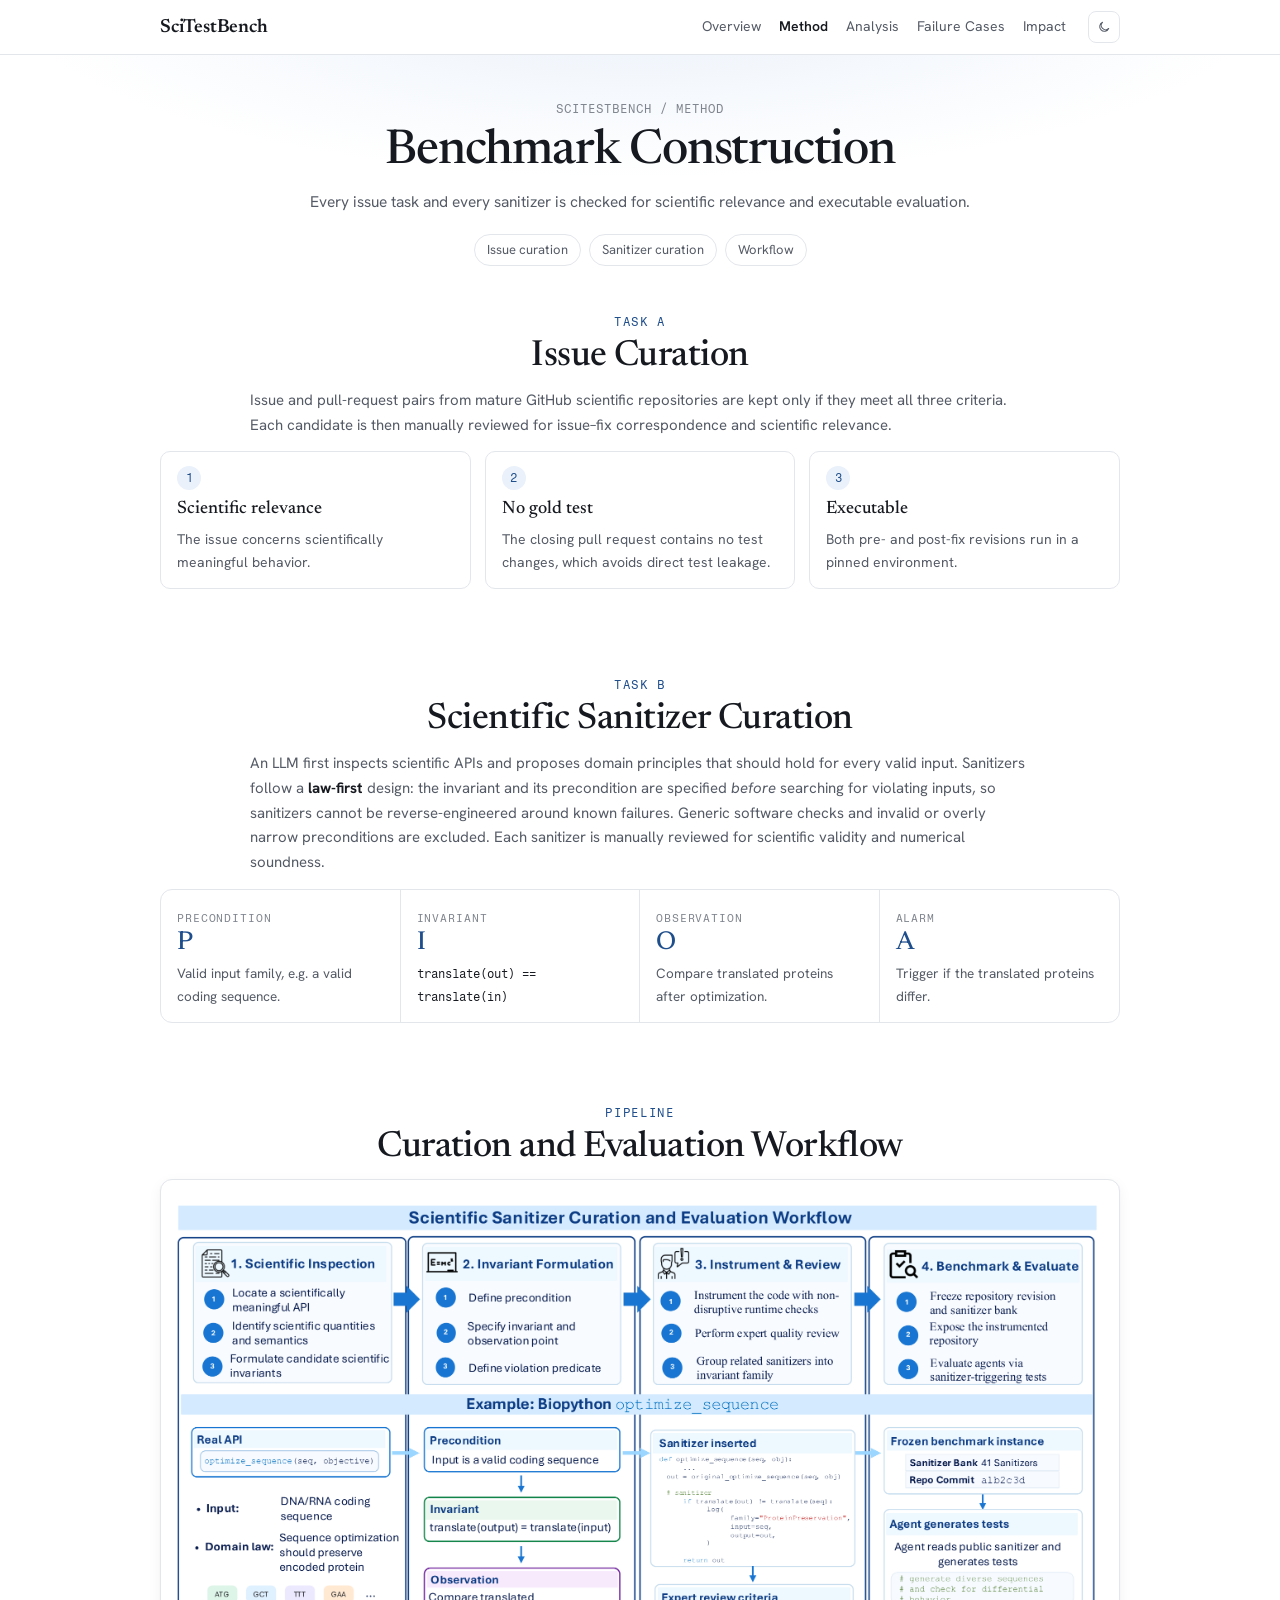
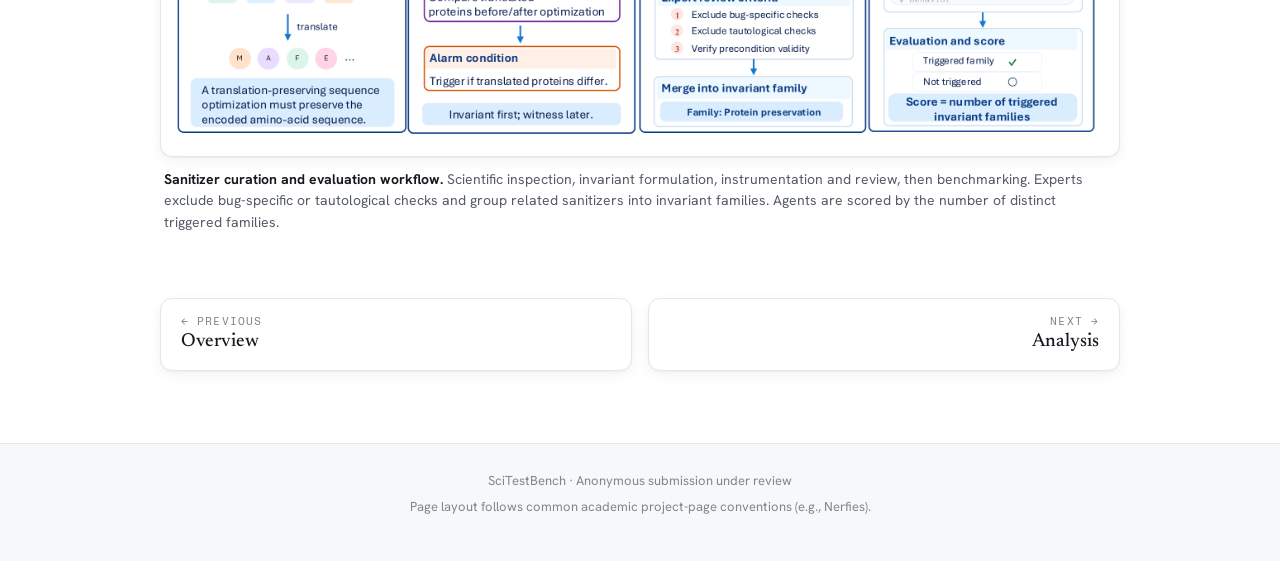
<file: method.html>
<!doctype html>
<html lang="en">
<head>
<meta charset="utf-8">
<meta name="viewport" content="width=device-width, initial-scale=1">
<title>SciTestBench · Method</title>
<meta name="description" content="How SciTestBench issue tasks and scientific sanitizers are curated.">
<meta property="og:title" content="SciTestBench · Method">
<meta property="og:description" content="How SciTestBench issue tasks and scientific sanitizers are curated.">
<meta property="og:image" content="assets/teaser.png">
<link rel="preconnect" href="https://fonts.googleapis.com">
<link rel="preconnect" href="https://fonts.gstatic.com" crossorigin>
<link href="https://fonts.googleapis.com/css2?family=Newsreader:ital,opsz,wght@0,6..72,400;0,6..72,500;0,6..72,600;1,6..72,400;1,6..72,500&family=Hanken+Grotesk:wght@400;500;600;700&family=Fragment+Mono:ital@0;1&display=swap" rel="stylesheet">
<link rel="stylesheet" href="assets/style.css">
<script>try{const t=localStorage.getItem("theme");if(t)document.documentElement.dataset.theme=t}catch(e){}</script>
</head>
<body>
<svg width="0" height="0" style="position:absolute" aria-hidden="true"><defs>
<symbol id="pdf" viewBox="0 0 24 24"><path d="M14 3H7a2 2 0 0 0-2 2v14a2 2 0 0 0 2 2h10a2 2 0 0 0 2-2V8zM14 3v5h5M9 13h6M9 17h4"/></symbol>
<symbol id="code" viewBox="0 0 24 24"><path d="M8 7l-5 5 5 5M16 7l5 5-5 5M14 4l-4 16"/></symbol>
<symbol id="db" viewBox="0 0 24 24"><ellipse cx="12" cy="6" rx="8" ry="3"/><path d="M4 6v6c0 1.7 3.6 3 8 3s8-1.3 8-3V6M4 12v6c0 1.7 3.6 3 8 3s8-1.3 8-3v-6"/></symbol>
<symbol id="bar" viewBox="0 0 24 24"><path d="M4 20h16M7 20v-8M12 20V5M17 20v-5"/></symbol>
<symbol id="bug" viewBox="0 0 24 24"><path d="M8 8a4 4 0 0 1 8 0v1H8zM6 9h12v5a6 6 0 0 1-12 0zM12 9v11M3 13h3M18 13h3M4 7l3 2M20 7l-3 2M4 20l3-2M20 20l-3-2"/></symbol>
<symbol id="shield" viewBox="0 0 24 24"><path d="M12 3l8 3v6c0 4.5-3.2 8-8 9-4.8-1-8-4.5-8-9V6zM9 12l2.2 2.2L15.5 10"/></symbol>
<symbol id="copy" viewBox="0 0 24 24"><rect x="8" y="8" width="12" height="12" rx="2"/><path d="M16 8V6a2 2 0 0 0-2-2H6a2 2 0 0 0-2 2v8a2 2 0 0 0 2 2h2"/></symbol>
<symbol id="moon" viewBox="0 0 24 24"><path d="M20 14.5A8 8 0 1 1 9.5 4a6.5 6.5 0 0 0 10.5 10.5z"/></symbol>
<symbol id="sun" viewBox="0 0 24 24"><circle cx="12" cy="12" r="4"/><path d="M12 2v2M12 20v2M4.9 4.9l1.4 1.4M17.7 17.7l1.4 1.4M2 12h2M20 12h2M4.9 19.1l1.4-1.4M17.7 6.3l1.4-1.4"/></symbol>
<symbol id="check" viewBox="0 0 24 24"><path d="M5 12.5l4.5 4.5L19 7.5"/></symbol>
<symbol id="x" viewBox="0 0 24 24"><path d="M6 6l12 12M18 6L6 18"/></symbol>
</defs></svg>

<nav><div class="wrap">
  <a class="brand" href="index.html">SciTestBench</a>
  <div class="links">
    <a href="index.html">Overview</a><a href="method.html">Method</a><a href="analysis.html">Analysis</a><a href="cases.html">Failure Cases</a><a href="impact.html">Impact</a>
  </div>
  <button class="theme" id="theme" aria-label="Toggle color theme"><svg class="i"><use href="#moon"/></svg></button>
</div></nav>

<header class="phead"><div class="wrap">
  <p class="crumb"><a href="index.html">SciTestBench</a> / Method</p>
  <h1>Benchmark Construction</h1>
  <p class="lede">Every issue task and every sanitizer is checked for scientific relevance and executable evaluation.</p>
  <div class="toc"><a href="#issues">Issue curation</a><a href="#sanitizers">Sanitizer curation</a><a href="#workflow">Workflow</a></div>
</div></header>
<main class="wrap">

  <section id="issues">
    <p class="eyebrow">Task A</p>
    <h2>Issue Curation</h2>
    <div class="narrow reveal">
            <p class="subp">Issue and pull-request pairs from mature GitHub scientific repositories are kept only if they meet all three criteria. Each candidate is then manually reviewed for issue&ndash;fix correspondence and scientific relevance.</p>
    </div>
    <div class="steps reveal">
      <div class="step"><div class="n">1</div><h3>Scientific relevance</h3><p>The issue concerns scientifically meaningful behavior.</p></div>
      <div class="step"><div class="n">2</div><h3>No gold test</h3><p>The closing pull request contains no test changes, which avoids direct test leakage.</p></div>
      <div class="step"><div class="n">3</div><h3>Executable</h3><p>Both pre- and post-fix revisions run in a pinned environment.</p></div>
    </div>
  </section>

  <section id="sanitizers">
    <p class="eyebrow">Task B</p>
    <h2>Scientific Sanitizer Curation</h2>
    <div class="narrow reveal">
            <p class="subp">An LLM first inspects scientific APIs and proposes domain principles that should hold for every valid input. Sanitizers follow a <b style="color:var(--ink)">law-first</b> design: the invariant and its precondition are specified <i>before</i> searching for violating inputs, so sanitizers cannot be reverse-engineered around known failures. Generic software checks and invalid or overly narrow preconditions are excluded. Each sanitizer is manually reviewed for scientific validity and numerical soundness.</p>
    </div>
    <div class="anatomy reveal" aria-label="Sanitizer formalization">
      <div><span>Precondition</span><b>P</b><p>Valid input family, e.g. a valid coding sequence.</p></div>
      <div><span>Invariant</span><b>I</b><p><code>translate(out) == translate(in)</code></p></div>
      <div><span>Observation</span><b>O</b><p>Compare translated proteins after optimization.</p></div>
      <div><span>Alarm</span><b>A</b><p>Trigger if the translated proteins differ.</p></div>
    </div>
  </section>

  <section id="workflow">
    <p class="eyebrow">Pipeline</p>
    <h2>Curation and Evaluation Workflow</h2>
    <figure class="reveal">
      <div class="figcard"><img src="assets/workflow.png" alt="Four-stage sanitizer curation workflow with a Biopython example" loading="lazy"></div>
      <figcaption><b>Sanitizer curation and evaluation workflow.</b> Scientific inspection, invariant formulation, instrumentation and review, then benchmarking. Experts exclude bug-specific or tautological checks and group related sanitizers into invariant families. Agents are scored by the number of distinct triggered families.</figcaption>
    </figure>
  </section>
<div class="pager"><a class="card" href="index.html"><small>&larr; Previous</small><b>Overview</b></a><a class="card nx" href="analysis.html"><small>Next &rarr;</small><b>Analysis</b></a></div>
</main>

<footer><div class="wrap">
  <p>SciTestBench &middot; Anonymous submission under review</p>
  <p>Page layout follows common academic project-page conventions (e.g., Nerfies).</p>
</div></footer>
<div id="tip" role="tooltip"></div>
<script src="assets/site.js"></script>
</body>
</html>
</file>
<file: assets/style.css>
:root{
  --bg:#ffffff;--bg2:#f7f8fa;--card:#ffffff;--ink:#16191f;--ink2:#555b66;--ink3:#80868f;
  --line:#e3e6eb;--line2:#d2d6dd;--accent:#1f4e8c;--accent-soft:#eaf1fa;
  --red:#b23b2c;--red-soft:#fbecea;--green:#23784a;--green-soft:#e8f5ee;--amber:#9a6a00;--amber-soft:#fdf3dc;
  --gold:#c79a2b;--silver:#9aa3ae;--bronze:#b07646;--fig:#ffffff;
  --s1:#2a78d6;--s2:#eb6834;--bar:#2a78d6;--bar2:#86b6ef;
  --code-bg:#f6f7f9;--code-kw:#8a3ab9;--code-str:#1f7a4d;--code-num:#b4541e;--code-com:#8a909b;--code-hl:#fff6d6;
  --shadow:0 1px 2px rgba(16,24,40,.04),0 4px 14px rgba(16,24,40,.05);
  --serif:"Newsreader",Charter,Georgia,serif;--sans:"Hanken Grotesk",system-ui,-apple-system,sans-serif;--mono:"Fragment Mono",ui-monospace,Menlo,monospace;
}
@media (prefers-color-scheme:dark){:root:not([data-theme="light"]){
  --bg:#111418;--bg2:#171b21;--card:#1a1f26;--ink:#e7eaee;--ink2:#a9b0bb;--ink3:#868e9a;
  --line:#2a3039;--line2:#3a414c;--accent:#8fb4ea;--accent-soft:#1c2a3d;
  --red:#ec8b7d;--red-soft:#3a2220;--green:#7fcf9f;--green-soft:#1b3326;--amber:#e3b45a;--amber-soft:#3a2e15;--fig:#f4f5f7;
  --s1:#3987e5;--s2:#d95926;--bar:#3987e5;--bar2:#184f95;
  --code-bg:#151a20;--code-kw:#c99bf0;--code-str:#8fd4a8;--code-num:#f0a46e;--code-com:#7d8591;--code-hl:#3a3218;
  --shadow:0 1px 2px rgba(0,0,0,.3);
}}
:root[data-theme="dark"]{
  --bg:#111418;--bg2:#171b21;--card:#1a1f26;--ink:#e7eaee;--ink2:#a9b0bb;--ink3:#868e9a;
  --line:#2a3039;--line2:#3a414c;--accent:#8fb4ea;--accent-soft:#1c2a3d;
  --red:#ec8b7d;--red-soft:#3a2220;--green:#7fcf9f;--green-soft:#1b3326;--amber:#e3b45a;--amber-soft:#3a2e15;--fig:#f4f5f7;
  --s1:#3987e5;--s2:#d95926;--bar:#3987e5;--bar2:#184f95;
  --code-bg:#151a20;--code-kw:#c99bf0;--code-str:#8fd4a8;--code-num:#f0a46e;--code-com:#7d8591;--code-hl:#3a3218;
  --shadow:0 1px 2px rgba(0,0,0,.3);
}
*{box-sizing:border-box}
html{scroll-behavior:smooth;scroll-padding-top:64px}
body{margin:0;background:var(--bg);color:var(--ink);font:16px/1.65 var(--sans);-webkit-font-smoothing:antialiased;overflow-x:hidden}
a{color:var(--accent);text-decoration:none}
a:hover{text-decoration:underline;text-underline-offset:2px}
.wrap{max-width:1000px;margin:0 auto;padding:0 20px}
.narrow{max-width:780px;margin-left:auto;margin-right:auto}
svg.i{width:1.05em;height:1.05em;stroke:currentColor;fill:none;stroke-width:1.8;stroke-linecap:round;stroke-linejoin:round;vertical-align:-.15em;flex:none}
.sc{font-variant:small-caps;letter-spacing:.02em}
code,.mono,pre{font-family:var(--mono);font-size:.9em;font-variant-ligatures:none;font-feature-settings:"liga" 0,"calt" 0}

/* nav */
nav{position:sticky;top:0;z-index:10;background:color-mix(in srgb,var(--bg) 88%,transparent);backdrop-filter:saturate(1.4) blur(10px);-webkit-backdrop-filter:saturate(1.4) blur(10px);border-bottom:1px solid var(--line)}
nav .wrap{display:flex;gap:22px;height:54px;align-items:center;font-size:14px}
nav .brand{font:600 19px var(--serif);letter-spacing:-.01em;color:var(--ink);margin-right:auto;white-space:nowrap}
nav .links{display:flex;gap:18px;overflow-x:auto;scrollbar-width:none}
nav .links::-webkit-scrollbar{display:none}
nav .links a{color:var(--ink2);white-space:nowrap}
nav .links a:hover,nav .links a.on{color:var(--accent);text-decoration:none}
.theme{border:1px solid var(--line);background:var(--card);color:var(--ink2);border-radius:8px;width:32px;height:32px;display:grid;place-items:center;cursor:pointer;flex:none}

/* hero */
header{padding:64px 0 30px;text-align:center;background:radial-gradient(1000px 340px at 50% -40px,var(--accent-soft),transparent 70%)}
.venue{display:inline-flex;align-items:center;gap:8px;font:400 11.5px/1.6 var(--mono);letter-spacing:.06em;text-transform:uppercase;color:var(--ink2);border:1px solid var(--line2);background:var(--card);border-radius:999px;padding:4px 12px;margin-bottom:22px}
.venue i{width:7px;height:7px;border-radius:50%;background:var(--gold)}
h1{font:500 clamp(44px,7.4vw,72px)/1.02 var(--serif);margin:0;letter-spacing:-.025em}
h1 em{font-style:italic;font-weight:400;color:var(--accent)}
.subtitle{font:italic 400 clamp(20px,2.9vw,27px)/1.35 var(--serif);text-wrap:balance;color:var(--ink2);margin:14px auto 0;max-width:720px}
.authors{margin:24px 0 0;font-size:16px}
.affil{color:var(--ink3);font-size:14px;margin:2px 0 0}
.btns{display:flex;gap:10px;justify-content:center;flex-wrap:wrap;margin-top:24px}
.btn{display:inline-flex;gap:8px;align-items:center;padding:9px 20px;border-radius:999px;background:#22262d;color:#fff;font-size:14.5px;font-weight:500;transition:transform .12s,background .12s}
.btn:hover{background:var(--accent);text-decoration:none;transform:translateY(-1px)}
:root[data-theme="dark"] .btn{background:#2c333d}
@media (prefers-color-scheme:dark){:root:not([data-theme="light"]) .btn{background:#2c333d}}
.btn.off{opacity:.45;pointer-events:none}
.btn small{font-size:11px;opacity:.8;font-weight:400}


/* layout */
section{padding:64px 0 0}
.eyebrow{font:400 12px/1.4 var(--mono);letter-spacing:.14em;text-transform:uppercase;color:var(--accent);margin:0 0 6px;text-align:center}
h2{font:500 clamp(28px,3.8vw,36px)/1.15 var(--serif);letter-spacing:-.015em;margin:0 0 10px;text-align:center;text-wrap:balance}
.lede{text-align:center;color:var(--ink2);max-width:680px;margin:0 auto 26px;font-size:15.5px;text-wrap:balance}
h3{font:600 16.5px/1.35 var(--sans);margin:0 0 6px;text-wrap:balance}
h4{font:400 11.5px/1.4 var(--mono);letter-spacing:.1em;text-transform:uppercase;color:var(--ink3);margin:0 0 12px}
p{margin:0 0 14px}
.justify{text-align:justify;hyphens:auto}
.tldr{border-left:3px solid var(--accent);background:var(--accent-soft);border-radius:0 10px 10px 0;padding:14px 18px;font-size:15.5px;margin:30px auto 26px}
.tldr b{color:var(--accent);font:italic 500 17px var(--serif)}
.card{background:var(--card);border:1px solid var(--line);border-radius:12px;box-shadow:var(--shadow)}

figure{margin:0}
.figcard{background:var(--fig);border:1px solid var(--line);border-radius:12px;padding:14px;box-shadow:var(--shadow)}
.figcard img{display:block;width:100%;height:auto;border-radius:4px}
figcaption{font-size:14px;color:var(--ink2);margin:12px 4px 0;line-height:1.55}
figcaption b{color:var(--ink)}
.teaser{display:grid;grid-template-columns:minmax(0,1fr) minmax(0,1fr);gap:28px;align-items:center}
.teaser .figcard{max-width:520px}
.teaser .side p{font-size:15.5px;color:var(--ink2)}
.teaser .side b{color:var(--ink)}
.pill-row{display:flex;flex-wrap:wrap;gap:8px;margin-top:6px}
.tag{white-space:nowrap;display:inline-flex;align-items:center;gap:6px;font-size:13px;border-radius:999px;padding:3px 11px;border:1px solid var(--line);background:var(--bg2);color:var(--ink2)}
.tag.r{color:var(--red);background:var(--red-soft);border-color:transparent}
.tag.g{color:var(--green);background:var(--green-soft);border-color:transparent}
.tag.a{color:var(--amber);background:var(--amber-soft);border-color:transparent}
.tag.b{color:var(--accent);background:var(--accent-soft);border-color:transparent}

/* settings */
.settings{display:grid;grid-template-columns:1fr 1fr;gap:18px;margin-bottom:24px}
.set{padding:20px 22px;border-top:3px solid var(--red)}
.set.b{border-top-color:var(--accent)}
.set h3{display:flex;gap:9px;align-items:center;font:500 20px/1.3 var(--serif)}
.set .k{font:400 11px/1.5 var(--mono);letter-spacing:.1em;text-transform:uppercase;color:var(--ink3);margin-bottom:6px}
.set p{font-size:14.5px;color:var(--ink2);margin:0 0 12px}
.set dl{margin:0;display:grid;grid-template-columns:auto 1fr;gap:4px 12px;font-size:13.5px}
.set dt{color:var(--ink3)}.set dd{margin:0}

/* glance charts */
.glance{display:grid;grid-template-columns:1fr 1fr;gap:18px;margin-top:22px;align-items:start}
.glance .card{padding:18px 20px}
.hbars{display:grid;gap:7px}
.hb{display:grid;grid-template-columns:118px 1fr 40px;gap:10px;align-items:center;font-size:13.5px}
.hb .lab{color:var(--ink2);white-space:nowrap;overflow:hidden;text-overflow:ellipsis}
.hb .trk{height:14px;position:relative}
.hb .trk i{position:absolute;left:0;top:0;bottom:0;background:var(--bar);border-radius:0 4px 4px 0;width:0;transition:width 1s cubic-bezier(.2,.7,.2,1)}
.hb .val{font-variant-numeric:tabular-nums;color:var(--ink);text-align:right}
.hb:hover .trk i{filter:brightness(1.12)}
.chart-note{font-size:12.5px;color:var(--ink3);margin:12px 0 0}

/* sanitizer anatomy */
.anatomy{display:grid;grid-template-columns:repeat(4,1fr);gap:0;margin:6px 0 18px;border:1px solid var(--line);border-radius:12px;overflow:hidden;background:var(--card)}
.anatomy div{padding:14px 16px;border-right:1px solid var(--line);position:relative}
.anatomy div:last-child{border-right:0}
.anatomy b{font:500 26px/1 var(--serif);color:var(--accent);display:block}
.anatomy span{font:400 11px/1.5 var(--mono);letter-spacing:.08em;text-transform:uppercase;color:var(--ink3)}
.anatomy p{font-size:13.5px;color:var(--ink2);margin:6px 0 0}
.anatomy code{font-size:12px;color:var(--ink)}
.steps{display:grid;grid-template-columns:repeat(3,1fr);gap:14px;margin:0 0 24px}
.step{border:1px solid var(--line);border-radius:10px;padding:14px 16px;background:var(--card)}
.step .n{font:400 12px var(--mono);color:var(--accent);background:var(--accent-soft);width:24px;height:24px;border-radius:50%;display:grid;place-items:center;margin-bottom:8px}
.step h3{font:500 18px/1.3 var(--serif)}
.step p{font-size:14px;color:var(--ink2);margin:0}
.sub{font:500 21px/1.3 var(--serif);margin:0 0 6px}
.subp{color:var(--ink2);font-size:15px}

/* leaderboard */
.lb-ctrl{display:flex;justify-content:space-between;align-items:center;gap:12px;flex-wrap:wrap;margin-bottom:12px}
.seg{display:inline-flex;background:var(--bg2);border:1px solid var(--line);border-radius:999px;padding:3px}
.seg button,.chips button{font:500 13.5px var(--sans);border:0;background:none;color:var(--ink2);cursor:pointer;border-radius:999px;padding:6px 14px}
.seg button.on{background:var(--card);color:var(--ink);box-shadow:0 1px 3px rgba(0,0,0,.12)}
.chips{display:flex;gap:6px;flex-wrap:wrap}
.chips button{border:1px solid var(--line);padding:5px 12px;font-size:13px}
.chips button.on{border-color:var(--accent);color:var(--accent);background:var(--accent-soft)}
.tbl{overflow:hidden}
.tbl-scroll{overflow-x:auto}
table{width:100%;border-collapse:collapse;font-size:14.5px}
th{font:400 11.5px/1.4 var(--mono);letter-spacing:.08em;text-transform:uppercase;color:var(--ink3);text-align:left;padding:11px 14px;background:var(--bg2);border-bottom:1px solid var(--line);white-space:nowrap}
th.sort{cursor:pointer;user-select:none}
th.sort:hover,th.on{color:var(--accent)}
th.on:after{content:" \2193"}
td{padding:11px 14px;border-bottom:1px solid var(--line);vertical-align:middle}
#lb tbody tr:last-child td{border-bottom:0}
#lb tbody tr:hover td{background:var(--bg2)}
td.rk{width:60px;text-align:center;font-variant-numeric:tabular-nums;color:var(--ink3)}
.medal{display:inline-grid;place-items:center;width:24px;height:24px;border-radius:50%;color:#fff;font-size:12px;font-weight:700}
.m1{background:var(--gold)}.m2{background:var(--silver)}.m3{background:var(--bronze)}
td.model b{font-weight:600}
.pill{display:inline-block;font-size:12px;color:var(--ink2);border:1px solid var(--line);border-radius:999px;padding:1px 9px;margin-left:6px;white-space:nowrap}
td.n{font-variant-numeric:tabular-nums;white-space:nowrap;min-width:200px}
.bar{display:inline-block;width:120px;height:8px;border-radius:4px;background:var(--bg2);vertical-align:middle;margin-right:10px;overflow:hidden}
.bar i{display:block;height:100%;width:0;background:var(--bar);border-radius:4px;transition:width .9s cubic-bezier(.2,.7,.2,1)}
td.n .v{display:inline-block;min-width:44px}
td.n.dim{color:var(--ink3)}
td.n.dim .bar i{background:var(--bar2)}
tr.top td.n.act .v{font-weight:700}
.note{font-size:13.5px;color:var(--ink3);margin:12px 4px 0}

/* dumbbell */
.dumb{display:grid;grid-template-columns:1fr 1fr;gap:18px;margin-top:22px}
.dumb .card{padding:18px 20px}
.legend{display:flex;gap:16px;flex-wrap:wrap;font-size:12.5px;color:var(--ink2);margin-bottom:10px}
.legend i{display:inline-block;width:10px;height:10px;border-radius:50%;margin-right:6px;vertical-align:-1px}
.db{display:grid;grid-template-columns:96px 1fr;gap:10px;align-items:center;margin:14px 0}
.db .lab{font-size:13.5px;font-weight:600}
.db .trk{position:relative;height:30px}
.db .trk:before{content:"";position:absolute;left:0;right:0;top:15px;border-top:1px dashed var(--line2)}
.db .ln{position:absolute;top:13px;height:4px;background:var(--line2);border-radius:2px;transition:left .9s,width .9s}
.db .dot{position:absolute;top:8px;width:14px;height:14px;margin-left:-7px;border-radius:50%;border:2px solid var(--card);transition:left .9s cubic-bezier(.2,.7,.2,1)}
.db .dot span{position:absolute;top:-18px;left:50%;transform:translateX(-50%);font-size:11.5px;color:var(--ink2);white-space:nowrap;font-variant-numeric:tabular-nums}
.db .dot.m span{top:13px}
.db .lab small{display:block;font:400 11px var(--mono);color:var(--ink3);font-weight:400}
.db .trk{height:44px}.db .trk:before{top:22px}.db .ln{top:20px}.db .dot{top:15px}

/* heatmaps */
.hm-wrap{overflow-x:auto;padding:16px 18px}
.hm{border-collapse:separate;border-spacing:2px;font-size:13.5px;width:100%;min-width:640px}
.hm th{background:none;border:0;padding:4px 6px;text-align:center;font-size:10.5px;letter-spacing:.06em}
.hm th.grp{color:var(--ink2);border-bottom:1px solid var(--line);padding-bottom:6px}
.hm th small{display:block;font-size:10px;color:var(--ink3);letter-spacing:0;text-transform:none;font-family:var(--sans)}
.hm td{border:0;padding:0;text-align:center;height:34px;border-radius:3px;font-variant-numeric:tabular-nums;cursor:default;transition:outline-color .1s;outline:2px solid transparent;outline-offset:-1px}
.hm td.c:hover{outline-color:var(--ink)}
.hm td.rl{text-align:right;padding-right:10px;white-space:nowrap;color:var(--ink);font-size:13px;cursor:auto}
.hm td.rl small{color:var(--ink3)}
.hm td.plain{color:var(--ink2);background:var(--bg2)}
.hm td.gap,.hm th.gap{width:8px;padding:0;background:none}
.hm tr.tot td{font-weight:700;border-top:1px solid var(--line)}
.scale{display:flex;align-items:center;gap:8px;font-size:12px;color:var(--ink3);justify-content:flex-end;margin-top:10px}
.scale .grad{width:140px;height:8px;border-radius:4px}

/* tabs */
.tabs{display:flex;justify-content:center;gap:4px;border-bottom:1px solid var(--line);margin:0 0 18px;flex-wrap:wrap}
.tabs button{font:500 14px var(--sans);border:0;background:none;padding:9px 14px;color:var(--ink2);cursor:pointer;border-bottom:2px solid transparent;margin-bottom:-1px}
.tabs button:hover{color:var(--ink)}
.tabs button.on{color:var(--accent);border-color:var(--accent)}
.figpane .figcard img{max-height:520px;object-fit:contain}

/* failure audit */
.audit{display:grid;grid-template-columns:minmax(0,1.1fr) minmax(0,1fr);gap:22px;align-items:start}
.audit .card{padding:20px 22px}
.ag{margin-bottom:16px}
.ag:last-child{margin-bottom:0}
.ag-h{display:flex;justify-content:space-between;align-items:baseline;margin-bottom:6px}
.ag-h b{font:500 18px var(--serif)}
.ag-h span{font:500 22px var(--serif);color:var(--accent);font-variant-numeric:tabular-nums}
.ag .hb{grid-template-columns:minmax(0,215px) 1fr 46px}
.ag .hb .lab{white-space:normal;line-height:1.3}
.ag .hb .trk i{background:var(--bar)}
.ag .hb.sub2 .trk i{background:var(--bar2)}
.audit-side p{font-size:14.5px;color:var(--ink2)}
.audit-side ul{margin:0;padding-left:18px;font-size:14.5px;color:var(--ink2)}
.audit-side li{margin-bottom:8px}
.audit-side li b{color:var(--ink)}

/* case explorer */
.cx{display:grid;grid-template-columns:260px minmax(0,1fr);gap:18px;margin-top:26px;align-items:start}
.cx-list{display:flex;flex-direction:column;gap:4px;position:sticky;top:70px}
.cx-list h4{margin:10px 0 4px 10px}
.cx-list h4:first-child{margin-top:0}
.cx-list button{display:flex;gap:10px;align-items:center;text-align:left;border:1px solid transparent;background:none;border-radius:9px;padding:8px 10px;cursor:pointer;font:500 14px var(--sans);color:var(--ink2);width:100%}
.cx-list button:hover{background:var(--bg2);color:var(--ink)}
.cx-list button.on{background:var(--card);border-color:var(--line);box-shadow:var(--shadow);color:var(--ink)}
.cx-list button .d{width:8px;height:8px;border-radius:50%;flex:none}
.d.ok{background:var(--green)}.d.bad{background:var(--red)}.d.mix{background:var(--amber)}
.cx-list button small{display:block;font:400 11px var(--mono);color:var(--ink3);letter-spacing:.02em;margin-top:1px}
.cx-panel{padding:22px 24px;min-height:520px;animation:fade .35s ease}
@keyframes fade{from{opacity:0;transform:translateY(6px)}to{opacity:1;transform:none}}
.cx-top{display:flex;justify-content:space-between;align-items:center;gap:10px;flex-wrap:wrap;margin-bottom:10px}
.cx-id{font:400 12.5px var(--mono);color:var(--ink3);letter-spacing:.04em}
.cx-panel h3{font:500 24px/1.25 var(--serif);margin:0 0 8px}
.cx-lesson{font:italic 400 17px/1.45 var(--serif);color:var(--accent);margin:0 0 12px}
.cx-body{font-size:15px;color:var(--ink2)}
.cx-body b{color:var(--ink)}
.codebox{border:1px solid var(--line);border-radius:10px;overflow:hidden;margin:14px 0 0;background:var(--code-bg)}
.codebox .bar2{display:flex;justify-content:space-between;align-items:center;gap:10px;padding:7px 12px;border-bottom:1px solid var(--line);font:400 11.5px var(--mono);color:var(--ink3);background:var(--bg2)}
.codebox .bar2 .dots{display:flex;gap:5px}
.codebox .bar2 .dots i{width:9px;height:9px;border-radius:50%;background:var(--line2)}
.codebox pre{margin:0;border:0;border-radius:0;background:none;padding:12px 0;overflow-x:auto;font:400 12.8px/1.7 var(--mono);color:var(--ink)}
.codebox .ln{display:block;padding:0 14px 0 0;white-space:pre}
.codebox .ln:before{content:attr(data-n);display:inline-block;width:34px;margin-right:12px;text-align:right;color:var(--ink3);opacity:.6;user-select:none}
.codebox .ln.hl{background:var(--code-hl);box-shadow:inset 3px 0 0 var(--amber)}
.codebox pre,.codebox .ln,pre.bibtex,code{font-variant-ligatures:none!important;font-feature-settings:"liga" 0,"calt" 0,"dlig" 0!important}
.tk-k{color:var(--code-kw)}.tk-s{color:var(--code-str)}.tk-n{color:var(--code-num)}.tk-c{color:var(--code-com);font-style:italic}
.codecap{font-size:12.5px;color:var(--ink3);margin:8px 2px 0}
.ev{margin-top:16px;border:1px dashed var(--line2);border-radius:10px;padding:14px 16px}
.ev h4{margin-bottom:10px}
.ev table{font-size:13.5px}
.ev th{padding:6px 10px}
.ev td{padding:7px 10px}
.gauge{position:relative;height:44px;margin:18px 0 8px}
.gauge .axis{position:absolute;left:0;right:0;top:20px;height:8px;border-radius:4px;background:var(--bg2);border:1px solid var(--line)}
.gauge .ok{position:absolute;left:0;top:20px;height:8px;border-radius:4px 0 0 4px;background:var(--green-soft);border:1px solid var(--green)}
.gauge .mk{position:absolute;top:10px;height:28px;width:2px;margin-left:-1px}
.gauge .mk span{position:absolute;top:-16px;left:50%;transform:translateX(-50%);font-size:12px;white-space:nowrap}
.gauge .tick{position:absolute;top:32px;font-size:11px;color:var(--ink3);transform:translateX(-50%)}
.nl{position:relative;height:70px;margin:22px 8px 4px}
.nl .axis{position:absolute;left:0;right:0;top:34px;border-top:2px solid var(--line2)}
.nl .zero{position:absolute;top:22px;height:24px;border-left:2px solid var(--ink3)}
.nl .pt{position:absolute;top:27px;width:16px;height:16px;margin-left:-8px;border-radius:50%;border:2px solid var(--card)}
.nl .pt span{position:absolute;left:50%;transform:translateX(-50%);font-size:12px;white-space:nowrap}
.nl .pt.up span{top:-22px}.nl .pt.dn span{top:20px}
.nl .t{position:absolute;top:40px;font-size:11px;color:var(--ink3);transform:translateX(-50%)}
.cmp{display:grid;grid-template-columns:1fr 1fr;gap:10px}
.cmp div{border:1px solid var(--line);border-radius:9px;padding:10px 12px;background:var(--card)}
.cmp span{display:block;font:400 11px var(--mono);letter-spacing:.06em;text-transform:uppercase;color:var(--ink3)}
.cmp b{font:500 22px/1.3 var(--serif);font-variant-numeric:tabular-nums}
.cmp p{font-size:13px;color:var(--ink2);margin:2px 0 0}

/* impact */
.impact{display:grid;grid-template-columns:repeat(3,1fr);gap:16px;text-align:center}
.imp{padding:22px 14px 18px}
.imp b{display:block;font:500 52px/1 var(--serif);color:var(--accent);letter-spacing:-.02em;font-variant-numeric:tabular-nums}
.imp span{display:block;font-size:14px;color:var(--ink)}
.imp small{display:block;font-size:12.5px;color:var(--ink3);margin-top:2px}
.flow{height:8px;border-radius:4px;background:var(--bg2);margin-top:16px;overflow:hidden}
.flow i{display:block;height:100%;width:0;background:var(--bar);border-radius:4px;transition:width 1.1s cubic-bezier(.2,.7,.2,1)}
.imp-grid{display:grid;grid-template-columns:minmax(0,1fr) minmax(0,1.25fr);gap:18px;margin-top:18px}
.imp-grid .card{padding:18px 20px}
.evid{display:grid;gap:10px}
.evid div{border-bottom:1px solid var(--line);padding-bottom:10px}
.evid div:last-child{border-bottom:0;padding-bottom:0}
.evid .top{display:flex;justify-content:space-between;align-items:center;gap:8px;margin-bottom:3px}
.evid b{font:500 16px var(--serif)}
.evid p{font-size:13.5px;color:var(--ink2);margin:0}

/* bibtex */
.bib{position:relative}
pre.bibtex{margin:0;background:var(--bg2);border:1px solid var(--line);border-radius:10px;padding:18px 20px;overflow-x:auto;font:400 13px/1.7 var(--mono);color:var(--ink)}
.copy{position:absolute;top:10px;right:10px;display:inline-flex;gap:6px;align-items:center;font:500 12.5px var(--sans);padding:5px 11px;border:1px solid var(--line2);background:var(--card);border-radius:7px;cursor:pointer;color:var(--ink2)}
.copy:hover{color:var(--accent);border-color:var(--accent)}
footer{margin-top:72px;border-top:1px solid var(--line);padding:26px 0 40px;font-size:13px;color:var(--ink3);text-align:center;background:var(--bg2)}
footer p{margin:0 0 4px}

/* tooltip & motion */
#tip{position:fixed;z-index:50;pointer-events:none;background:var(--ink);color:var(--bg);font-size:12.5px;line-height:1.45;padding:7px 10px;border-radius:7px;max-width:260px;opacity:0;transform:translateY(4px);transition:opacity .12s,transform .12s;box-shadow:0 6px 18px rgba(0,0,0,.18)}
#tip.on{opacity:1;transform:none}
#tip b{font-weight:600}
.reveal{opacity:0;transform:translateY(16px);transition:opacity .7s ease,transform .7s cubic-bezier(.2,.7,.2,1)}
.reveal.in{opacity:1;transform:none}
@media (prefers-reduced-motion:reduce){
  .reveal{opacity:1;transform:none;transition:none}
  .hb .trk i,.bar i,.flow i,.db .dot,.db .ln{transition:none}
  .cx-panel{animation:none}
}

@media (max-width:860px){
  .teaser,.settings,.glance,.dumb,.audit,.imp-grid,.steps,.impact{grid-template-columns:1fr}
  .teaser .figcard{max-width:none}
  .anatomy{grid-template-columns:1fr 1fr}
  .anatomy div:nth-child(2){border-right:0}
  .anatomy div:nth-child(-n+2){border-bottom:1px solid var(--line)}
  .cx{grid-template-columns:1fr}
  .cx-list{position:static;flex-direction:row;overflow-x:auto;scrollbar-width:thin;padding-bottom:4px}
  .cx-list h4{display:none}
  .cx-list button{width:auto;flex:none;white-space:nowrap}
  .cx-panel{min-height:0}
  .bar{width:70px}
  td.n{min-width:0}
}
@media (max-width:560px){
  nav .wrap{gap:12px}
  nav .brand{font-size:17px}
  nav .links{gap:14px;font-size:13.5px}
  .lb-ctrl{flex-direction:column;align-items:stretch}
  .seg{align-self:center}
  .chips{justify-content:center}
  .bar{display:none}
  .pill{display:table;margin:3px 0 0}
  th,td{padding:10px}
  td.rk{width:40px}
  .justify{text-align:left}
  .hb{grid-template-columns:96px 1fr 36px}
  .ag .hb{grid-template-columns:120px 1fr 42px}
  .cmp{grid-template-columns:1fr}
  .cx-panel{padding:18px 16px}
}

/* multi-page */
nav .links a.cur{color:var(--ink);font-weight:600}
.phead{padding:46px 0 8px;text-align:center;background:radial-gradient(900px 260px at 50% -60px,var(--accent-soft),transparent 70%)}
.crumb{font:400 12px/1.4 var(--mono);letter-spacing:.08em;text-transform:uppercase;color:var(--ink3);margin:0 0 10px}
.crumb a{color:var(--ink3)}.crumb a:hover{color:var(--accent)}
.phead h1{font-size:clamp(34px,5vw,48px)}
.phead .lede{margin:12px auto 0}
.toc{display:flex;justify-content:center;gap:8px;flex-wrap:wrap;margin:20px 0 0}
.toc a{font-size:13px;color:var(--ink2);border:1px solid var(--line);background:var(--card);border-radius:999px;padding:4px 12px}
.toc a:hover{color:var(--accent);border-color:var(--accent);text-decoration:none}
.phead + main section:first-child{padding-top:40px}
.comp{display:grid;grid-template-columns:repeat(2,1fr);gap:18px;margin-bottom:18px}
.comp .card{padding:16px 20px;display:flex;gap:18px;align-items:center;justify-content:space-around;text-align:center}
.comp .card > div b{display:block;font:500 30px/1.05 var(--serif);color:var(--accent);font-variant-numeric:tabular-nums}
.comp .card > div span{font-size:12.5px;color:var(--ink2)}
.comp .k{font:400 11px/1.5 var(--mono);letter-spacing:.1em;text-transform:uppercase;color:var(--ink3);text-align:left;max-width:90px}
.explore{display:grid;grid-template-columns:repeat(2,1fr);gap:16px}
.ex{display:block;padding:20px 22px;color:var(--ink);transition:transform .15s,border-color .15s,box-shadow .15s}
.ex:hover{text-decoration:none;transform:translateY(-2px);border-color:var(--accent)}
.ex .k{font:400 11px/1.5 var(--mono);letter-spacing:.1em;text-transform:uppercase;color:var(--accent)}
.ex h3{font:500 21px/1.3 var(--serif);margin:4px 0 6px;display:flex;justify-content:space-between;gap:10px}
.ex h3 span{color:var(--ink3);transition:transform .15s,color .15s}
.ex:hover h3 span{transform:translateX(3px);color:var(--accent)}
.ex p{font-size:14px;color:var(--ink2);margin:0}
.pager{display:grid;grid-template-columns:1fr 1fr;gap:16px;margin-top:64px}
.pager a{display:block;padding:16px 20px;color:var(--ink)}
.pager a:hover{text-decoration:none;border-color:var(--accent)}
.pager small{display:block;font:400 11px var(--mono);letter-spacing:.1em;text-transform:uppercase;color:var(--ink3)}
.pager b{font:500 19px var(--serif)}
.pager .nx{text-align:right;grid-column:2}
@media (max-width:860px){.comp,.explore{grid-template-columns:1fr}}
@media (max-width:560px){.pager{grid-template-columns:1fr}.pager .nx{grid-column:1}}
</file>
